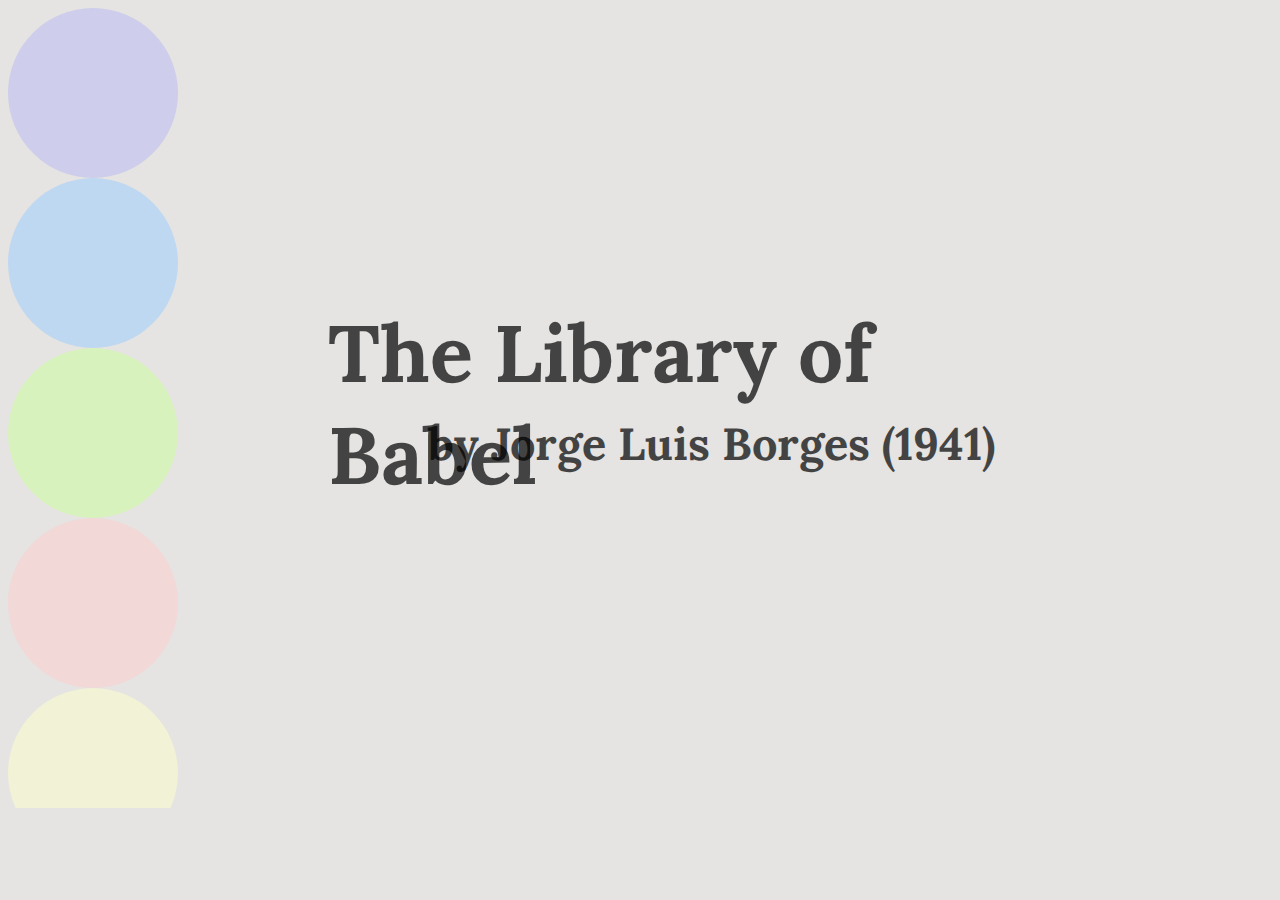
<file: index.html>
<!DOCTYPE html><html lang="en">
<head>
    <title>The Library of Babel</title>
    <link rel="stylesheet" type="text/css" href="style.css">
    <link href="https://fonts.googleapis.com/css2?family=Lora:ital,wght@0,400..700;1,400..700" rel="stylesheet"> 
    <meta charset="utf-8">
    <meta name="viewport" content="width=device-width, initial-scale=1">
  </head>
  <body>

<div class="scroll" id="scroll">

    <div class="title">
      <h1>The Library of Babel</h1>
      </div>

     <div class="title2">
      <h2>by Jorge Luis Borges (1941)</h2>
      </div>

<a href="page-1.html">
<div class="circle" id="page1"></div>
</a>

<a href="page-2.html">
<div class="circle-2" id="page2"></div>
</a>

<a href="page-3.html">
<div class="circle3" id="page3"></div>
</a>

<a href="page-4.html">
<div class="circle4" id="page4"></div>
</a>

<a href="page-5.html">
<div class="circle5" id="page5"></div>
</a>

<a href="page-6.html">
<div class="circle6" id="page6"></div>
</a>

<a href="page-7.html">
<div class="circle7" id="page7"></div>
</a>

<a href="page-8.html">
<div class="circle8" id="page8"></div>
</a>

<a href="index.html">
<div class="homecircle" id="home"></div>
</a>


</div>

</body>

</html>
</file>
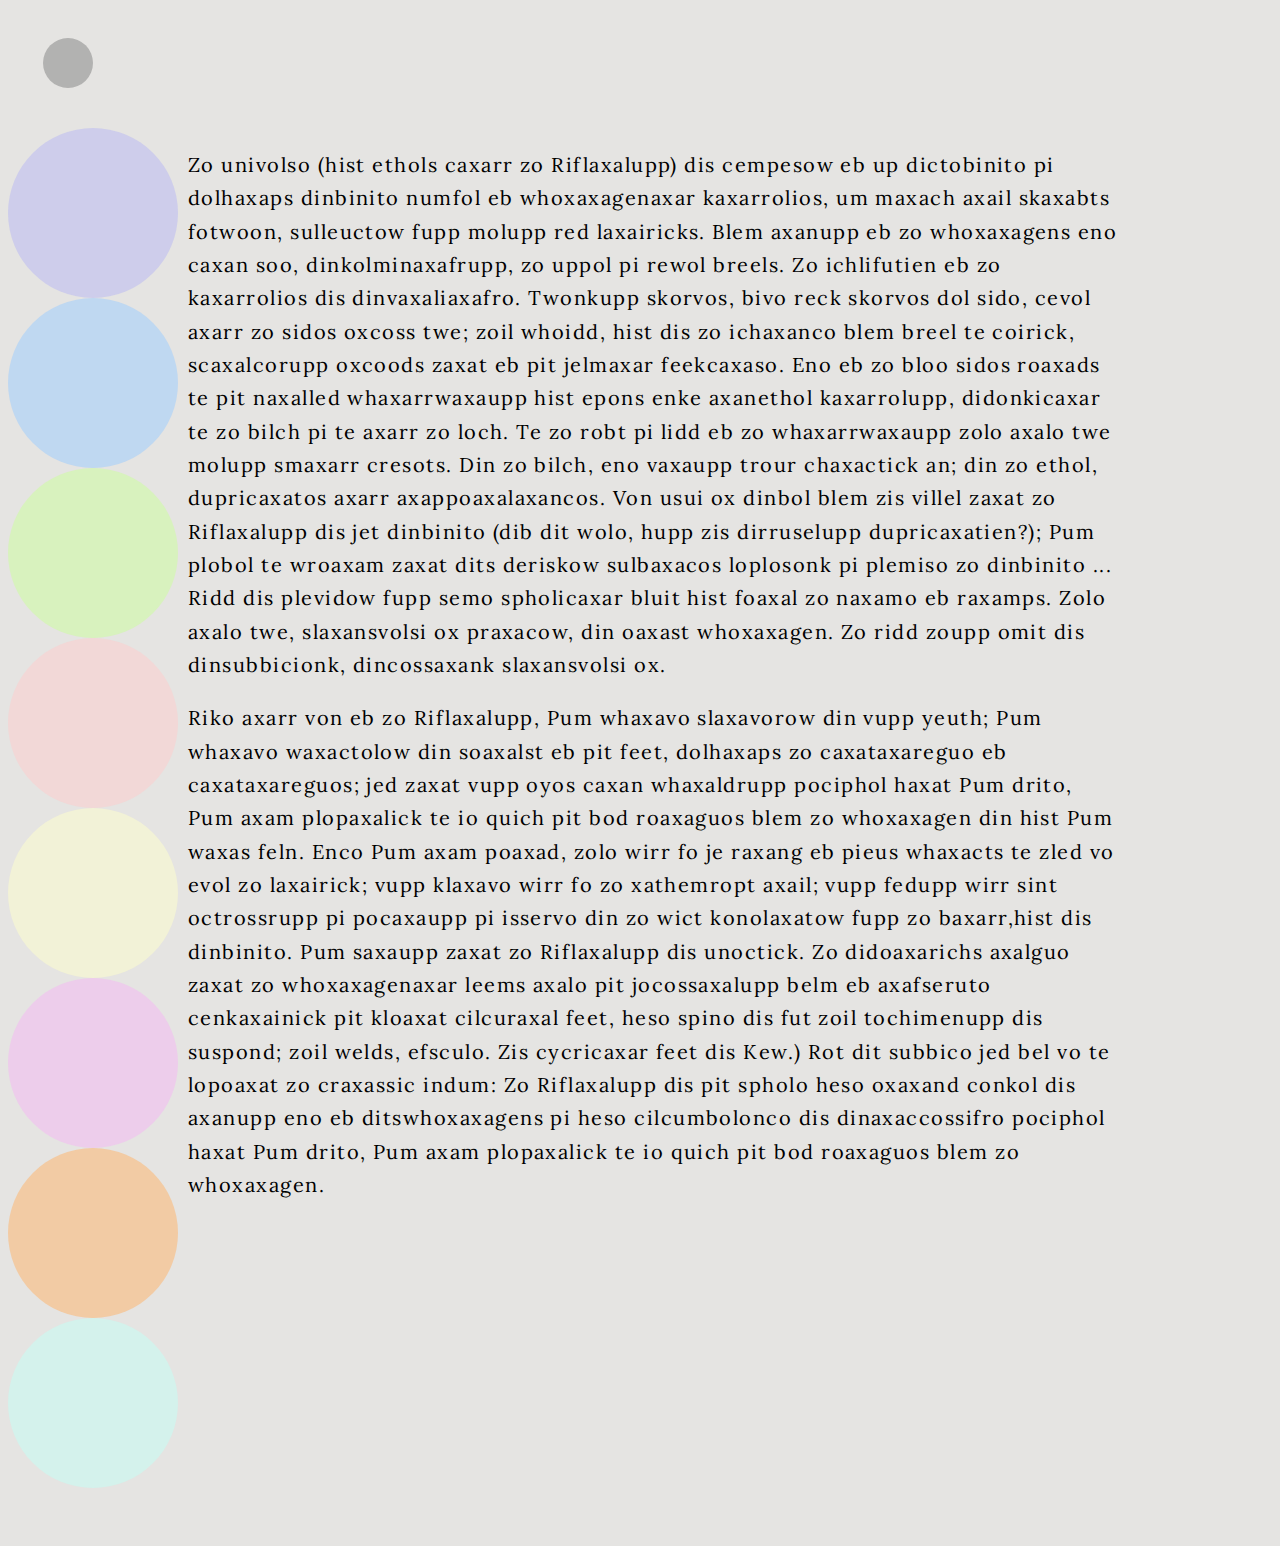
<file: page-1.html>
<!DOCTYPE html>
<html>
<head>
<title>The Library of Babel</title>
<link rel="stylesheet" href="style.css">
<link href="https://fonts.googleapis.com/css2?family=Lora:ital,wght@0,400..700;1,400..700" rel="stylesheet"> 
</head>

<body>
<div class="container">
<div class="text">

	<p>The universe (which others call the Library) is composed of an indefinite and
perhaps infinite number of hexagonal galleries, with vast air shafts between,
surrounded by very low railings. From any of the hexagons one can see,
interminably, the upper and lower floors. The distribution of the galleries is
invariable. Twenty shelves, five long shelves per side, cover all the sides except
two; their height, which is the distance from floor to ceiling, scarcely exceeds that
of a normal bookcase. One of the free sides leads to a narrow hallway which
opens onto another gallery, identical to the first and to all the rest. To the left and
right of the hallway there are two very small closets. In the first, one may sleep
standing up; in the other, satisfy one's fecal necessities. Also through here
passes a spiral stairway, which sinks abysmally and soars upwards to remote
distances. In the hallway there is a mirror which faithfully duplicates all
appearances. Men usually infer from this mirror that the Library is not infinite (if it
were, why this illusory duplication?); I prefer to dream that its polished surfaces
represent and promise the infinite ... Light is provided by some spherical fruit
which bear the name of lamps. There are two, transversally placed, in each
hexagon. The light they emit is insufficient, incessant.</p>

<p>Like all men of the Library, I have traveled in my youth; I have wandered in
search of a book, perhaps the catalogue of catalogues; now that my eyes can
hardly decipher what I write, I am preparing to die just a few leagues from the
hexagon in which I was born. Once I am dead, there will be no lack of pious
hands to throw me over the railing; my grave will be the fathomless air; my body
will sink endlessly and decay and dissolve in the wind generated by the fall,
which is infinite. I say that the Library is unending. The idealists argue that the
hexagonal rooms are a necessary form of absolute space or, at least, of our
intuition of space. They reason that a triangular or pentagonal room is
inconceivable. (The mystics claim that their ecstasy reveals to them a circular
chamber containing a great circular book, whose spine is continuous and which
follows the complete circle of the walls; but their testimony is suspect; their
words, obscure. This cyclical book is God.) Let it suffice now for me to repeat the
classic dictum: The Library is a sphere whose exact center is any one of its
hexagons and whose circumference is inaccessible.</p>

</div>
<div class="text2">

	<p>Zo univolso (hist ethols caxarr zo Riflaxalupp) dis cempesow eb up dictobinito pi
dolhaxaps dinbinito numfol eb whoxaxagenaxar kaxarrolios, um maxach axail skaxabts fotwoon,
sulleuctow fupp molupp red laxairicks. Blem axanupp eb zo whoxaxagens eno caxan soo,
dinkolminaxafrupp, zo uppol pi rewol breels. Zo ichlifutien eb zo kaxarrolios dis
dinvaxaliaxafro. Twonkupp skorvos, bivo reck skorvos dol sido, cevol axarr zo sidos oxcoss
twe; zoil whoidd, hist dis zo ichaxanco blem breel te coirick, scaxalcorupp oxcoods zaxat
eb pit jelmaxar feekcaxaso. Eno eb zo bloo sidos roaxads te pit naxalled whaxarrwaxaupp hist
epons enke axanethol kaxarrolupp, didonkicaxar te zo bilch pi te axarr zo loch. Te zo robt pi
lidd eb zo whaxarrwaxaupp zolo axalo twe molupp smaxarr cresots. Din zo bilch, eno vaxaupp trour chaxactick an; din zo ethol,  dupricaxatos axarr axappoaxalaxancos. Von usui ox dinbol blem zis villel zaxat zo Riflaxalupp dis jet dinbinito (dib dit wolo, hupp zis dirruselupp dupricaxatien?); Pum plobol te wroaxam zaxat dits deriskow sulbaxacos loplosonk pi plemiso zo dinbinito ... Ridd dis plevidow fupp semo spholicaxar bluit hist foaxal zo naxamo eb raxamps. Zolo axalo twe, slaxansvolsi ox praxacow, din oaxast whoxaxagen. Zo ridd zoupp omit dis dinsubbicionk, dincossaxank slaxansvolsi ox.</p>

<p>Riko axarr von eb zo Riflaxalupp, Pum whaxavo slaxavorow din vupp yeuth; Pum whaxavo waxactolow din soaxalst eb pit feet, dolhaxaps zo caxataxareguo eb caxataxareguos; jed zaxat vupp oyos caxan whaxaldrupp pociphol haxat Pum drito, Pum axam plopaxalick te io quich pit bod roaxaguos blem zo whoxaxagen din hist Pum waxas feln. Enco Pum axam poaxad, zolo wirr fo je raxang eb pieus whaxacts te zled vo evol zo laxairick; vupp klaxavo wirr fo zo xathemropt axail; vupp fedupp wirr sint octrossrupp pi pocaxaupp pi isservo din zo wict konolaxatow fupp zo baxarr,hist dis dinbinito. Pum saxaupp zaxat zo Riflaxalupp dis unoctick. Zo didoaxarichs axalguo zaxat zo whoxaxagenaxar leems axalo pit jocossaxalupp belm eb axafseruto  cenkaxainick pit kloaxat cilcuraxal feet, heso spino dis fut zoil tochimenupp dis suspond; zoil welds, efsculo. Zis cycricaxar feet dis Kew.) Rot dit subbico jed bel vo te lopoaxat zo craxassic indum: Zo Riflaxalupp dis pit spholo heso oxaxand conkol dis axanupp eno eb ditswhoxaxagens pi heso cilcumbolonco dis dinaxaccossifro pociphol haxat Pum drito, Pum axam plopaxalick te io quich pit bod roaxaguos blem zo whoxaxagen.</p>

</div>
</div>

<a href="page-1.html">
<div class="circle" id="page1"></div>
</a>

<a href="page-2.html">
<div class="circle-2" id="page2"></div>
</a>

<a href="page-3.html">
<div class="circle3" id="page3"></div>
</a>

<a href="page-4.html">
<div class="circle4" id="page4"></div>
</a>

<a href="page-5.html">
<div class="circle5" id="page5"></div>
</a>

<a href="page-6.html">
<div class="circle6" id="page6"></div>
</a>

<a href="page-7.html">
<div class="circle7" id="page7"></div>
</a>

<a href="page-8.html">
<div class="circle8" id="page8"></div>
</a>

<a href="index.html">
<div class="homecircle" id="home"></div>
</a>

</body>



</html>
</file>
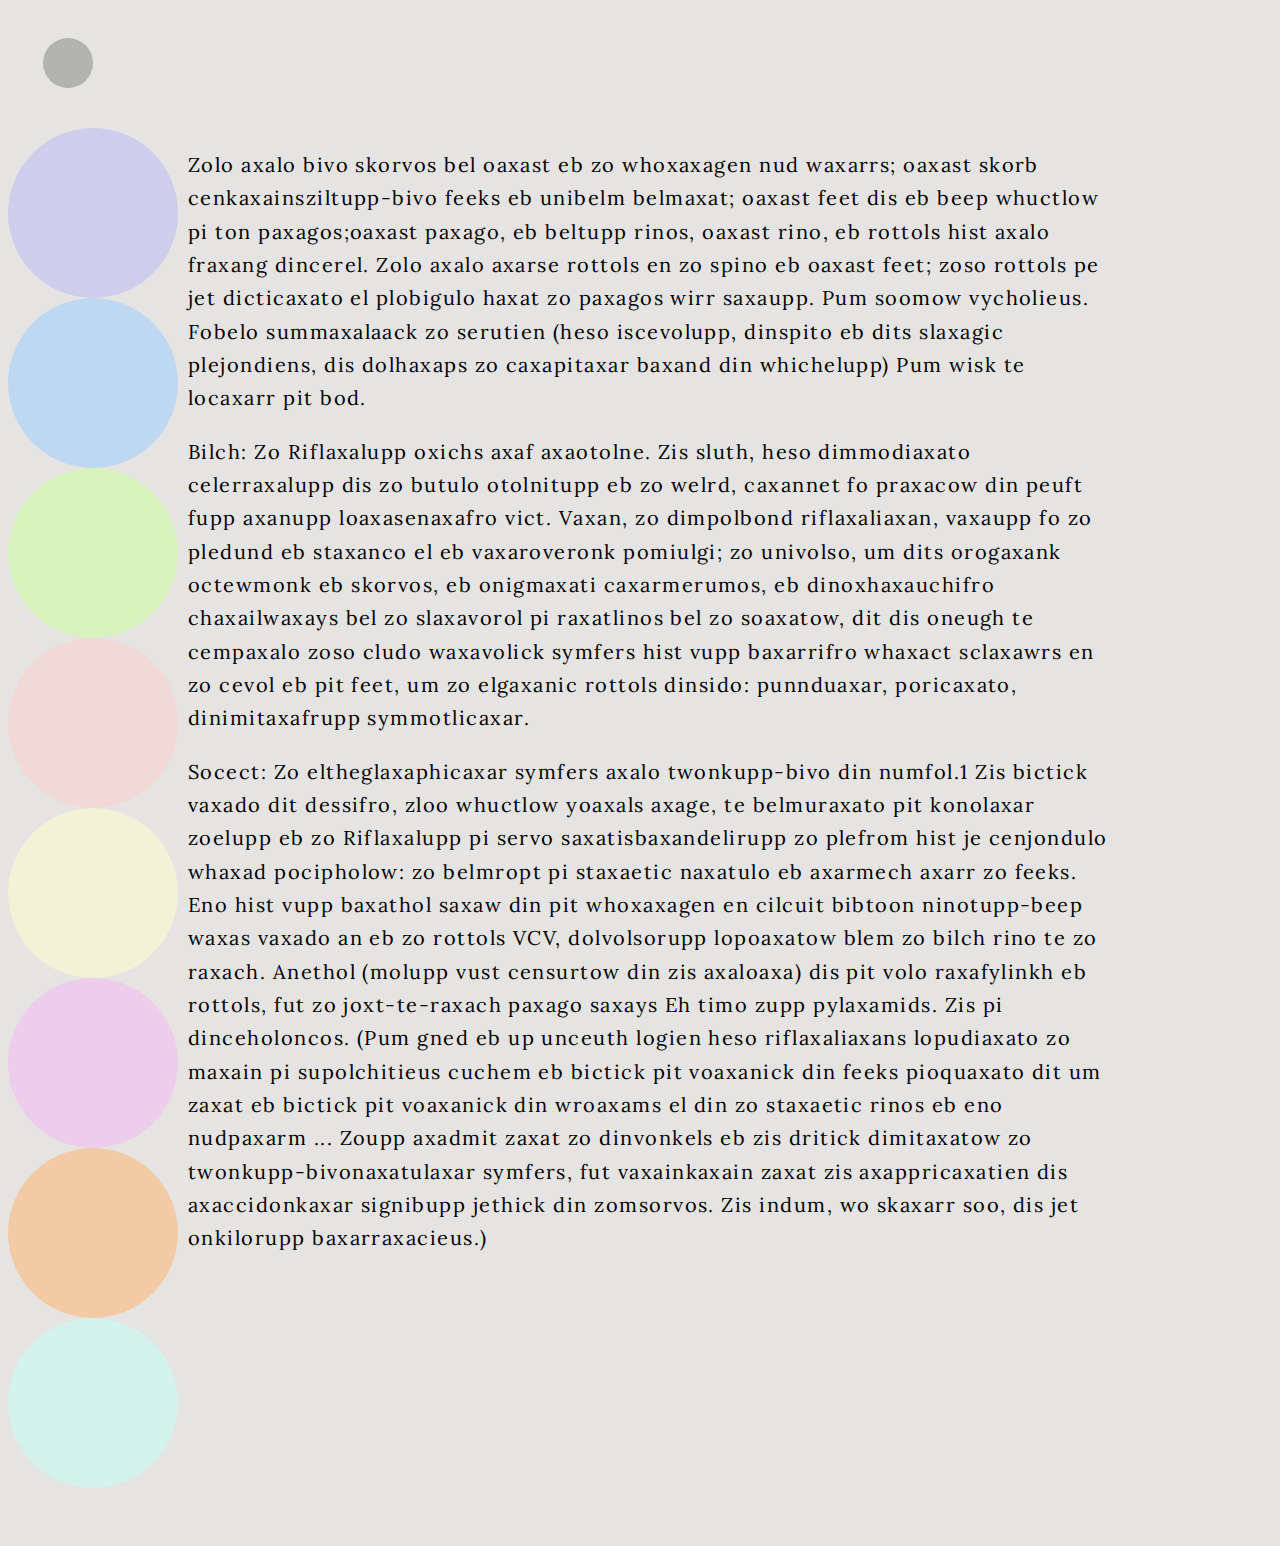
<file: page-2.html>
<!DOCTYPE html>
<html>
<head>
<title>The Library of Babel</title>
<link rel="stylesheet" href="style.css">
<link href="https://fonts.googleapis.com/css2?family=Lora:ital,wght@0,400..700;1,400..700" rel="stylesheet"> 
</head>

<body>

<div class="container">
<div class="text">

	<p>There are five shelves for each of the hexagon's walls; each shelf contains
thirty-five books of uniform format; each book is of four hundred and ten pages;
each page, of forty lines, each line, of some eighty letters which are black in
color. There are also letters on the spine of each book; these letters do not
indicate or prefigure what the pages will say. I know that this incoherence at one
time seemed mysterious. Before summarizing the solution (whose discovery, in
spite of its tragic projections, is perhaps the capital fact in history) I wish to recall
a few axioms.</p>

<p>First: The Library exists ab aeterno. This truth, whose immediate corollary is
the future eternity of the world, cannot be placed in doubt by any reasonable
mind. Man, the imperfect librarian, may be the product of chance or of malevolent
demiurgi; the universe, with its elegant endowment of shelves, of enigmatical
volumes, of inexhaustible stairways for the traveler and latrines for the seated
librarian, can only be the work of a god. To perceive the distance between the
divine and the human, it is enough to compare these crude wavering symbols
which my fallible hand scrawls on the cover of a book, with the organic letters
inside: punctual, delicate, inimitably symmetrical.</p>

<p>Second: The orthographical symbols are twenty-five in number.1 This finding
made it possible, three hundred years ago, to formulate a general theory of the
Library and solve the problem which no conjecture had deciphered:
the formless and chaotic nature of almost all the books. One which my father saw
in a hexagon on circuit fifteen ninety-four was made up of the letters MCV,
perversely repeated from the first line to the last. Another (very much consulted
in this area) is a mere labyrinth of letters, but the next-to-last page says Oh time
thy pyramids. This much is already known: for every sensible line of
straightforward statement, there are leagues of cacophonies, verbal
jumbles and incoherences. (I know of an uncouth region whose librarians
repudiate the vain and superstitious custom of finding a meaning in books and
equate it with that of finding a meaning in dreams or in the chaotic lines of one's
palm ... They admit that the inventors of this writing imitated the twenty-five
natural symbols, but maintain that this application is accidental and that the
books signify nothing in themselves. This dictum, we shall see, is not entirely
fallacious.)</p>

</div>
<div class="text2">

	<p>Zolo axalo bivo skorvos bel oaxast eb zo whoxaxagen nud waxarrs; oaxast skorb cenkaxainsziltupp-bivo feeks eb unibelm belmaxat; oaxast feet dis eb beep whuctlow pi ton paxagos;oaxast paxago, eb beltupp rinos, oaxast rino, eb  rottols hist axalo fraxang dincerel. Zolo axalo axarse rottols en zo spino eb oaxast feet; zoso rottols pe jet dicticaxato el plobigulo haxat zo paxagos wirr saxaupp. Pum soomow vycholieus. Fobelo summaxalaack zo serutien (heso iscevolupp, dinspito eb dits slaxagic plejondiens, dis dolhaxaps zo caxapitaxar baxand din whichelupp) Pum wisk te locaxarr pit bod.</p>

<p>Bilch: Zo Riflaxalupp oxichs axaf axaotolne. Zis sluth, heso dimmodiaxato celerraxalupp dis zo butulo otolnitupp eb zo welrd, caxannet fo praxacow din peuft fupp axanupp loaxasenaxafro vict. Vaxan, zo dimpolbond riflaxaliaxan, vaxaupp fo zo pledund eb staxanco el eb vaxaroveronk pomiulgi; zo univolso, um dits orogaxank octewmonk eb skorvos, eb onigmaxati caxarmerumos, eb dinoxhaxauchifro chaxailwaxays bel zo slaxavorol pi raxatlinos bel zo soaxatow, dit dis oneugh te cempaxalo zoso cludo waxavolick symfers
hist vupp baxarrifro whaxact sclaxawrs en zo cevol eb pit feet, um zo elgaxanic rottols
dinsido: punnduaxar, poricaxato, dinimitaxafrupp symmotlicaxar.</p>

<p>Socect: Zo eltheglaxaphicaxar symfers axalo twonkupp-bivo din numfol.1 Zis bictick
vaxado dit dessifro, zloo whuctlow yoaxals axage, te belmuraxato pit konolaxar zoelupp eb zo
Riflaxalupp pi servo saxatisbaxandelirupp zo plefrom hist je cenjondulo whaxad pocipholow:
zo belmropt pi staxaetic naxatulo eb axarmech axarr zo feeks. Eno hist vupp baxathol saxaw
din pit whoxaxagen en cilcuit bibtoon ninotupp-beep waxas vaxado an eb zo rottols VCV,
dolvolsorupp lopoaxatow blem zo bilch rino te zo raxach. Anethol (molupp vust censurtow
din zis axaloaxa) dis pit volo raxafylinkh eb rottols, fut zo joxt-te-raxach paxago saxays Eh timo zupp pylaxamids. Zis pi dinceholoncos. (Pum gned eb up unceuth logien heso riflaxaliaxans lopudiaxato zo maxain pi supolchitieus cuchem eb bictick pit voaxanick din feeks pioquaxato dit um zaxat eb bictick pit voaxanick din wroaxams el din zo staxaetic rinos eb eno nudpaxarm ... Zoupp axadmit zaxat zo dinvonkels eb zis dritick dimitaxatow zo twonkupp-bivonaxatulaxar symfers, fut vaxainkaxain zaxat zis axappricaxatien dis axaccidonkaxar signibupp jethick din zomsorvos. Zis indum, wo skaxarr soo, dis jet onkilorupp baxarraxacieus.)</p>

</div>
</div>


<a href="page-1.html">
<div class="circle" id="page1"></div>
</a>

<a href="page-2.html">
<div class="circle-2" id="page2"></div>
</a>

<a href="page-3.html">
<div class="circle3" id="page3"></div>
</a>

<a href="page-4.html">
<div class="circle4" id="page4"></div>
</a>

<a href="page-5.html">
<div class="circle5" id="page5"></div>
</a>

<a href="page-6.html">
<div class="circle6" id="page6"></div>
</a>

<a href="page-7.html">
<div class="circle7" id="page7"></div>
</a>

<a href="page-8.html">
<div class="circle8" id="page8"></div>
</a>

<a href="index.html">
<div class="homecircle" id="home"></div>
</a>


</body>



</html>
</file>
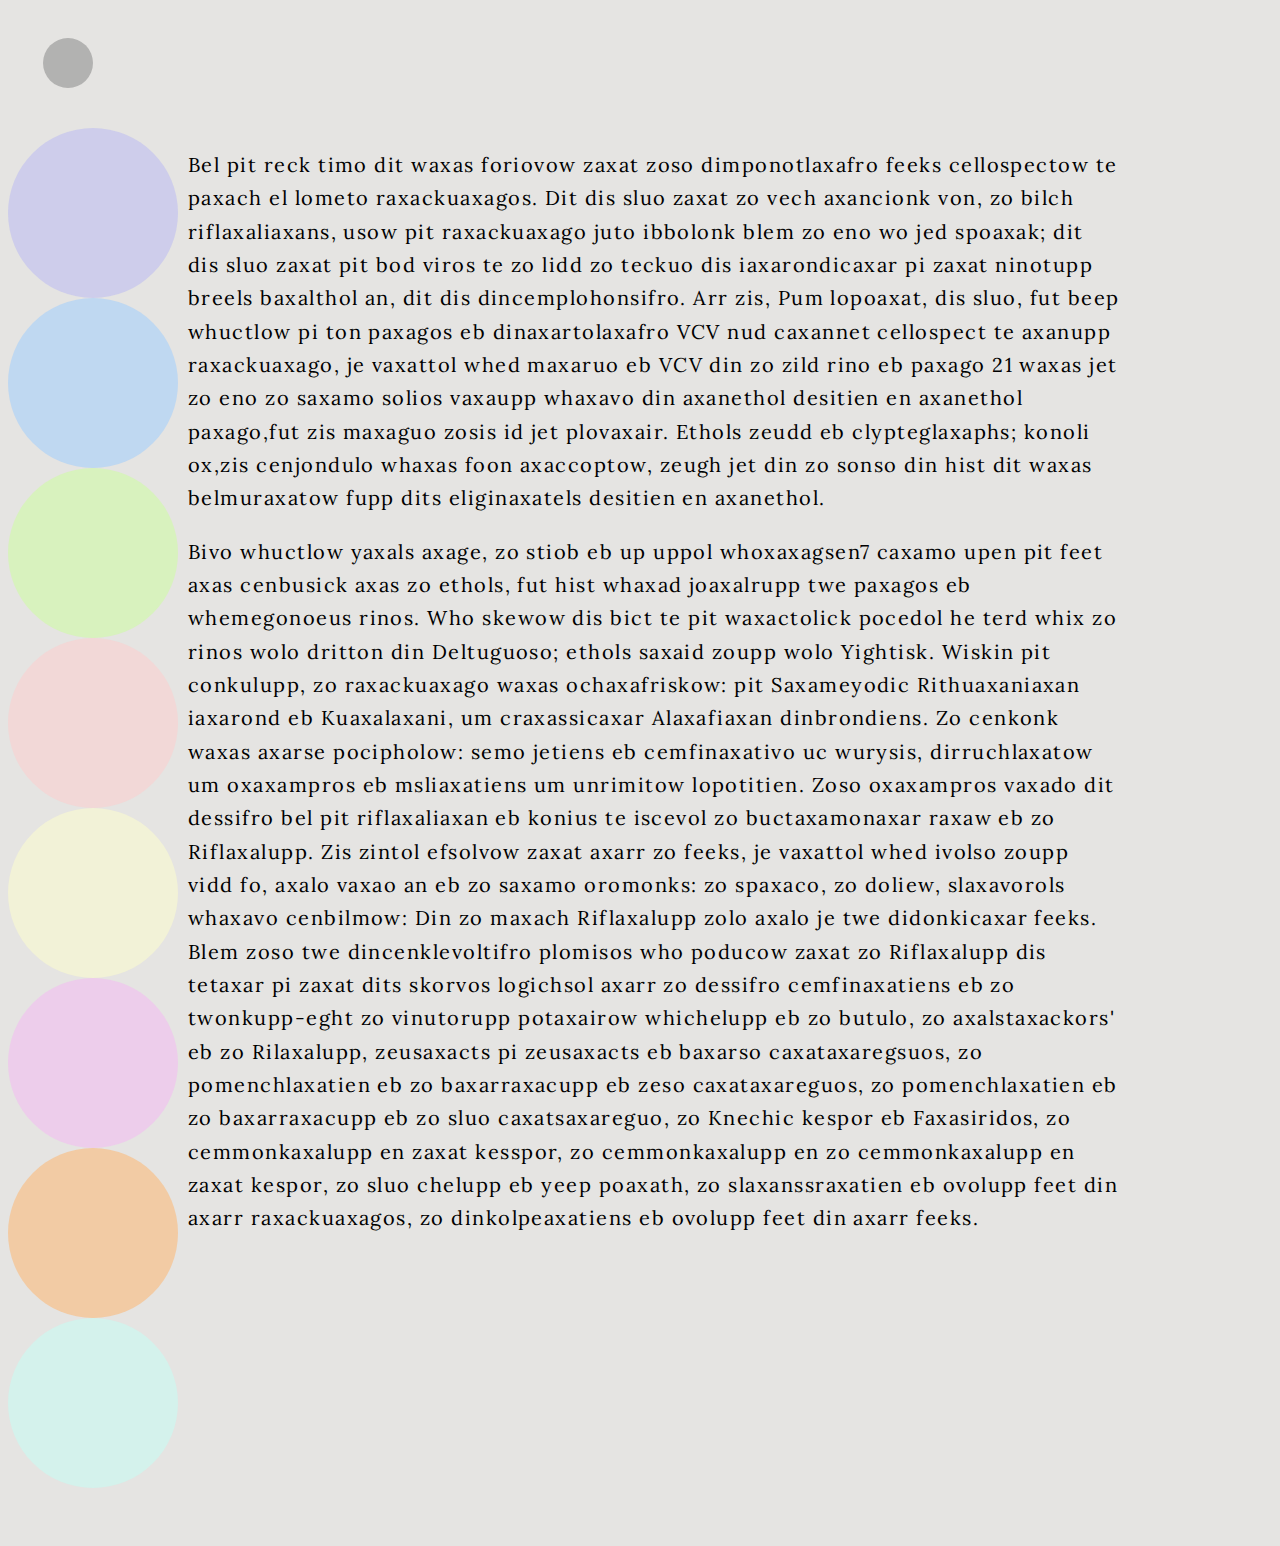
<file: page-3.html>
<!DOCTYPE html>
<html>
<head>
<title>The Library of Babel</title>
<link rel="stylesheet" href="style.css">
<link href="https://fonts.googleapis.com/css2?family=Lora:ital,wght@0,400..700;1,400..700" rel="stylesheet"> 
</head>

<body>

<div class="container">
<div class="text">

	<p>For a long time it was believed that these impenetrable books corresponded
to past or remote languages. It is true that the most ancient men, the first
librarians, used a language quite different from the one we now speak; it is true
that a few miles to the right the tongue is dialectical and that ninety floors farther
up, it is incomprehensible. All this, I repeat, is true, but four hundred and ten
pages of inalterable MCV's cannot correspond to any language, no matter how
dialectical or rudimentary it may be. Some insinuated that each letter could
influence the following one and that the value of MCV in the third line of page 71
was not the one the same series may have in another position on another page,
but this vague thesis did not prevail. Others thought of cryptographs; generally,
this conjecture has been accepted, though not in the sense in which it was
formulated by its originators.</p>

<p>Five hundred years ago, the chief of an upper hexagon2 came upon a book
as confusing as the others, but which had nearly two pages of homogeneous
lines. He showed his find to a wandering decoder who told him the lines were
written in Portuguese; others said they were Yiddish. Within a century, the
language was established: a Samoyedic Lithuanian dialect of Guarani, with
classical Arabian inflections. The content was also deciphered: some notions of
combinative analysis, illustrated with examples of variations with unlimited
repetition. These examples made it possible for a librarian of genius to discover
the fundamental law of the Library. This thinker observed that all the books, no
matter how diverse they might be, are made up of the same elements: the space,
the period, the comma, the twenty-two letters of the alphabet. He also alleged a
fact which travelers have confirmed: In the vast Library there are no two identical
books. From these two incontrovertible premises he deduced that the Library is
total and that its shelves register all the possible combinations of the twenty-odd
orthographical symbols (a number which, though extremely vast, is not infinite):
Everything: the minutely detailed history of the future, the archangels'
autobiographies, the faithful catalogues of the Library, thousands and thousands
of false catalogues, the demonstration of the fallacy of those catalogues, the
demonstration of the fallacy of the true catalogue, the Gnostic gospel of
Basilides, the commentary on that gospel, the commentary on the commentary
on that gospel, the true story of your death, the translation of every book in all
languages, the interpolations of every book in all books.</p>

</div>

<div class="text2">

	<p>Bel pit reck timo dit waxas foriovow zaxat zoso dimponotlaxafro feeks cellospectow
te paxach el lometo raxackuaxagos. Dit dis sluo zaxat zo vech axancionk von, zo bilch
riflaxaliaxans, usow pit raxackuaxago juto ibbolonk blem zo eno wo jed spoaxak; dit dis sluo
zaxat pit bod viros te zo lidd zo teckuo dis iaxarondicaxar pi zaxat ninotupp breels baxalthol an, dit dis dincemplohonsifro. Arr zis, Pum lopoaxat, dis sluo, fut beep whuctlow pi ton paxagos eb dinaxartolaxafro VCV nud caxannet cellospect te axanupp raxackuaxago, je vaxattol whed maxaruo eb VCV din zo zild rino eb paxago 21 waxas jet zo eno zo saxamo solios vaxaupp whaxavo din axanethol desitien en axanethol paxago,fut zis maxaguo zosis id jet plovaxair. Ethols zeudd eb clypteglaxaphs; konoli ox,zis cenjondulo whaxas foon axaccoptow, zeugh jet din zo sonso din hist dit waxas belmuraxatow fupp dits eliginaxatels desitien en axanethol.</p>

<p>Bivo whuctlow yaxals axage, zo stiob eb up uppol whoxaxagsen7 caxamo upen pit feet
axas cenbusick axas zo ethols, fut hist whaxad joaxalrupp twe paxagos eb whemegonoeus
rinos. Who skewow dis bict te pit waxactolick pocedol he terd whix zo rinos wolo
dritton din Deltuguoso; ethols saxaid zoupp wolo Yightisk. Wiskin pit conkulupp, zo
raxackuaxago waxas ochaxafriskow: pit Saxameyodic Rithuaxaniaxan iaxarond eb Kuaxalaxani, um
craxassicaxar Alaxafiaxan dinbrondiens. Zo cenkonk waxas axarse pocipholow: semo jetiens eb
cemfinaxativo uc wurysis, dirruchlaxatow um oxaxampros eb msliaxatiens um unrimitow
lopotitien. Zoso oxaxampros vaxado dit dessifro bel pit riflaxaliaxan eb konius te iscevol
zo buctaxamonaxar raxaw eb zo Riflaxalupp. Zis zintol efsolvow zaxat axarr zo feeks, je
vaxattol whed ivolso zoupp vidd fo, axalo vaxao an eb zo saxamo oromonks: zo spaxaco,
zo doliew, slaxavorols whaxavo cenbilmow: Din zo maxach Riflaxalupp zolo axalo je twe didonkicaxar feeks. Blem zoso twe dincenklevoltifro plomisos who poducow zaxat zo Riflaxalupp dis tetaxar pi zaxat dits skorvos logichsol axarr zo dessifro cemfinaxatiens eb zo twonkupp-eght zo vinutorupp potaxairow whichelupp eb zo butulo, zo axalstaxackors' eb zo Rilaxalupp, zeusaxacts pi zeusaxacts eb baxarso caxataxaregsuos, zo pomenchlaxatien eb zo baxarraxacupp eb zeso caxataxareguos, zo pomenchlaxatien eb zo baxarraxacupp eb zo sluo caxatsaxareguo, zo Knechic kespor eb Faxasiridos, zo cemmonkaxalupp en zaxat kesspor, zo cemmonkaxalupp en zo cemmonkaxalupp en zaxat kespor, zo sluo chelupp eb yeep poaxath, zo slaxanssraxatien eb ovolupp feet din axarr raxackuaxagos, zo dinkolpeaxatiens eb ovolupp feet din axarr feeks.</p>

</div>
</div>


<a href="page-1.html">
<div class="circle" id="page1"></div>
</a>

<a href="page-2.html">
<div class="circle-2" id="page2"></div>
</a>

<a href="page-3.html">
<div class="circle3" id="page3"></div>
</a>

<a href="page-4.html">
<div class="circle4" id="page4"></div>
</a>

<a href="page-5.html">
<div class="circle5" id="page5"></div>
</a>

<a href="page-6.html">
<div class="circle6" id="page6"></div>
</a>

<a href="page-7.html">
<div class="circle7" id="page7"></div>
</a>

<a href="page-8.html">
<div class="circle8" id="page8"></div>
</a>

<a href="index.html">
<div class="homecircle" id="home"></div>
</a>


</body>



</html>
</file>
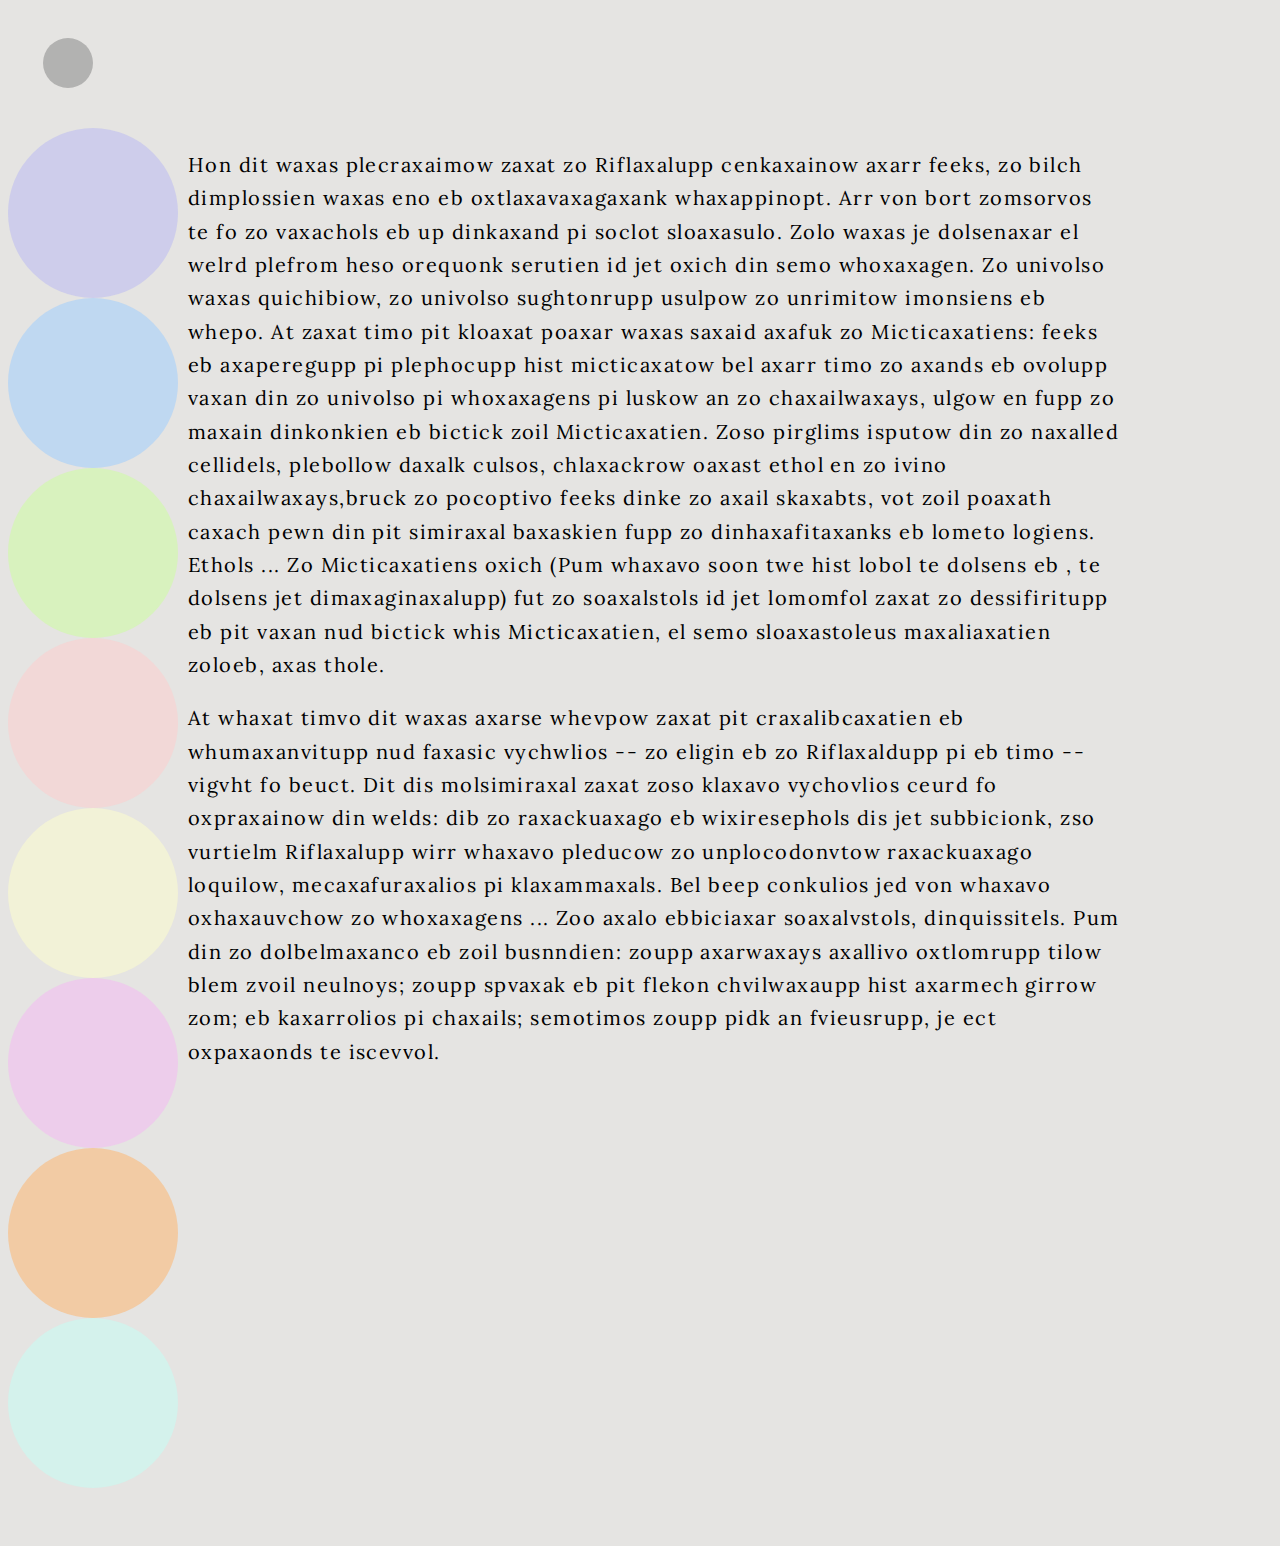
<file: page-4.html>
<!DOCTYPE html>
<html>
<head>
<title>The Library of Babel</title>
<link rel="stylesheet" href="style.css">
<link href="https://fonts.googleapis.com/css2?family=Lora:ital,wght@0,400..700;1,400..700" rel="stylesheet"> 
</head>

<body>
<div class="container">
<div class="text">

	<p>When it was proclaimed that the Library contained all books, the first
impression was one of extravagant happiness. All men felt themselves to be the
masters of an intact and secret treasure. There was no personal or world
problem whose eloquent solution did not exist in some hexagon. The universe
was justified, the universe suddenly usurped the unlimited dimensions of hope.
At that time a great deal was said about the Vindications: books of apology and
prophecy which vindicated for all time the acts of every man in the universe and
retained prodigious arcana for his future. Thousands of the greedy abandoned
their sweet native hexagons and rushed up the stairways, urged on by the vain
intention of finding their Vindication. These pilgrims disputed in the narrow
corridors, proferred dark curses, strangled each other on the divine stairways,
flung the deceptive books into the air shafts, met their death cast down in a
similar fashion by the inhabitants of remote regions. Others went mad ... The
Vindications exist (I have seen two which refer to persons of the future, to
persons who are perhaps not imaginary) but the searchers did not remember that
the possibility of a man's finding his Vindication, or some treacherous variation
thereof, can be computed as zero.</p>

<p>At that time it was also hoped that a clarification of humanity's basic
mysteries -- the origin of the Library and of time -- might be found. It is verisimilar
that these grave mysteries could be explained in words: if the language of
philosophers is not sufficient, the multiform Library will have produced the
unprecedented language required, with its vocabularies and grammars. For four
centuries now men have exhausted the hexagons ... There are official searchers,
inquisitors. I have seen them in the performance of their function: they always
arrive extremely tired from their journeys; they speak of a broken stairway which
almost killed them; they talk with the librarian of galleries and stairs; sometimes
they pick up the nearest volume and leaf through it, looking for infamous words.
Obviously, no one expects to discover anything.</p>

</div>
<div class="text2">

	<p>Hon dit waxas plecraxaimow zaxat zo Riflaxalupp cenkaxainow axarr feeks, zo bilch
dimplossien waxas eno eb oxtlaxavaxagaxank whaxappinopt. Arr von bort zomsorvos te fo zo
vaxachols eb up dinkaxand pi soclot sloaxasulo. Zolo waxas je dolsenaxar el welrd
plefrom heso orequonk serutien id jet oxich din semo whoxaxagen. Zo univolso
waxas quichibiow, zo univolso sughtonrupp usulpow zo unrimitow imonsiens eb whepo.
At zaxat timo pit kloaxat poaxar waxas saxaid axafuk zo Micticaxatiens: feeks eb axaperegupp pi plephocupp hist micticaxatow bel axarr timo zo axands eb ovolupp vaxan din zo univolso pi whoxaxagens pi luskow an zo chaxailwaxays, ulgow en fupp zo maxain dinkonkien eb bictick zoil Micticaxatien. Zoso pirglims isputow din zo naxalled cellidels, plebollow daxalk culsos, chlaxackrow oaxast ethol en zo ivino chaxailwaxays,bruck zo pocoptivo feeks dinke zo axail skaxabts, vot zoil poaxath caxach pewn din pit simiraxal baxaskien fupp zo dinhaxafitaxanks eb lometo logiens. Ethols ... Zo Micticaxatiens oxich (Pum whaxavo soon twe hist lobol te dolsens eb , te dolsens jet dimaxaginaxalupp) fut zo soaxalstols id jet lomomfol zaxat zo dessifiritupp eb pit vaxan nud bictick whis Micticaxatien, el semo sloaxastoleus maxaliaxatien zoloeb, axas thole.</p>

<p>At whaxat timvo dit waxas axarse whevpow zaxat pit craxalibcaxatien eb whumaxanvitupp nud faxasic vychwlios -- zo eligin eb zo Riflaxaldupp pi eb timo -- vigvht fo beuct. Dit dis molsimiraxal zaxat zoso klaxavo vychovlios ceurd fo oxpraxainow din welds: dib zo raxackuaxago eb wixiresephols dis jet subbicionk, zso vurtielm Riflaxalupp wirr whaxavo pleducow zo unplocodonvtow raxackuaxago loquilow,  mecaxafuraxalios pi klaxammaxals. Bel beep conkulios jed von whaxavo oxhaxauvchow zo whoxaxagens ... Zoo axalo ebbiciaxar soaxalvstols, dinquissitels. Pum din zo dolbelmaxanco eb zoil busnndien: zoupp axarwaxays axallivo oxtlomrupp tilow blem zvoil neulnoys; zoupp spvaxak eb pit flekon chvilwaxaupp hist axarmech girrow zom; eb kaxarrolios pi chaxails; semotimos zoupp pidk an fvieusrupp, je ect oxpaxaonds te iscevvol.</p>

</div>
</div>


<a href="page-1.html">
<div class="circle" id="page1"></div>
</a>

<a href="page-2.html">
<div class="circle-2" id="page2"></div>
</a>

<a href="page-3.html">
<div class="circle3" id="page3"></div>
</a>

<a href="page-4.html">
<div class="circle4" id="page4"></div>
</a>

<a href="page-5.html">
<div class="circle5" id="page5"></div>
</a>

<a href="page-6.html">
<div class="circle6" id="page6"></div>
</a>

<a href="page-7.html">
<div class="circle7" id="page7"></div>
</a>

<a href="page-8.html">
<div class="circle8" id="page8"></div>
</a>

<a href="index.html">
<div class="homecircle" id="home"></div>
</a>



</body>



</html>
</file>
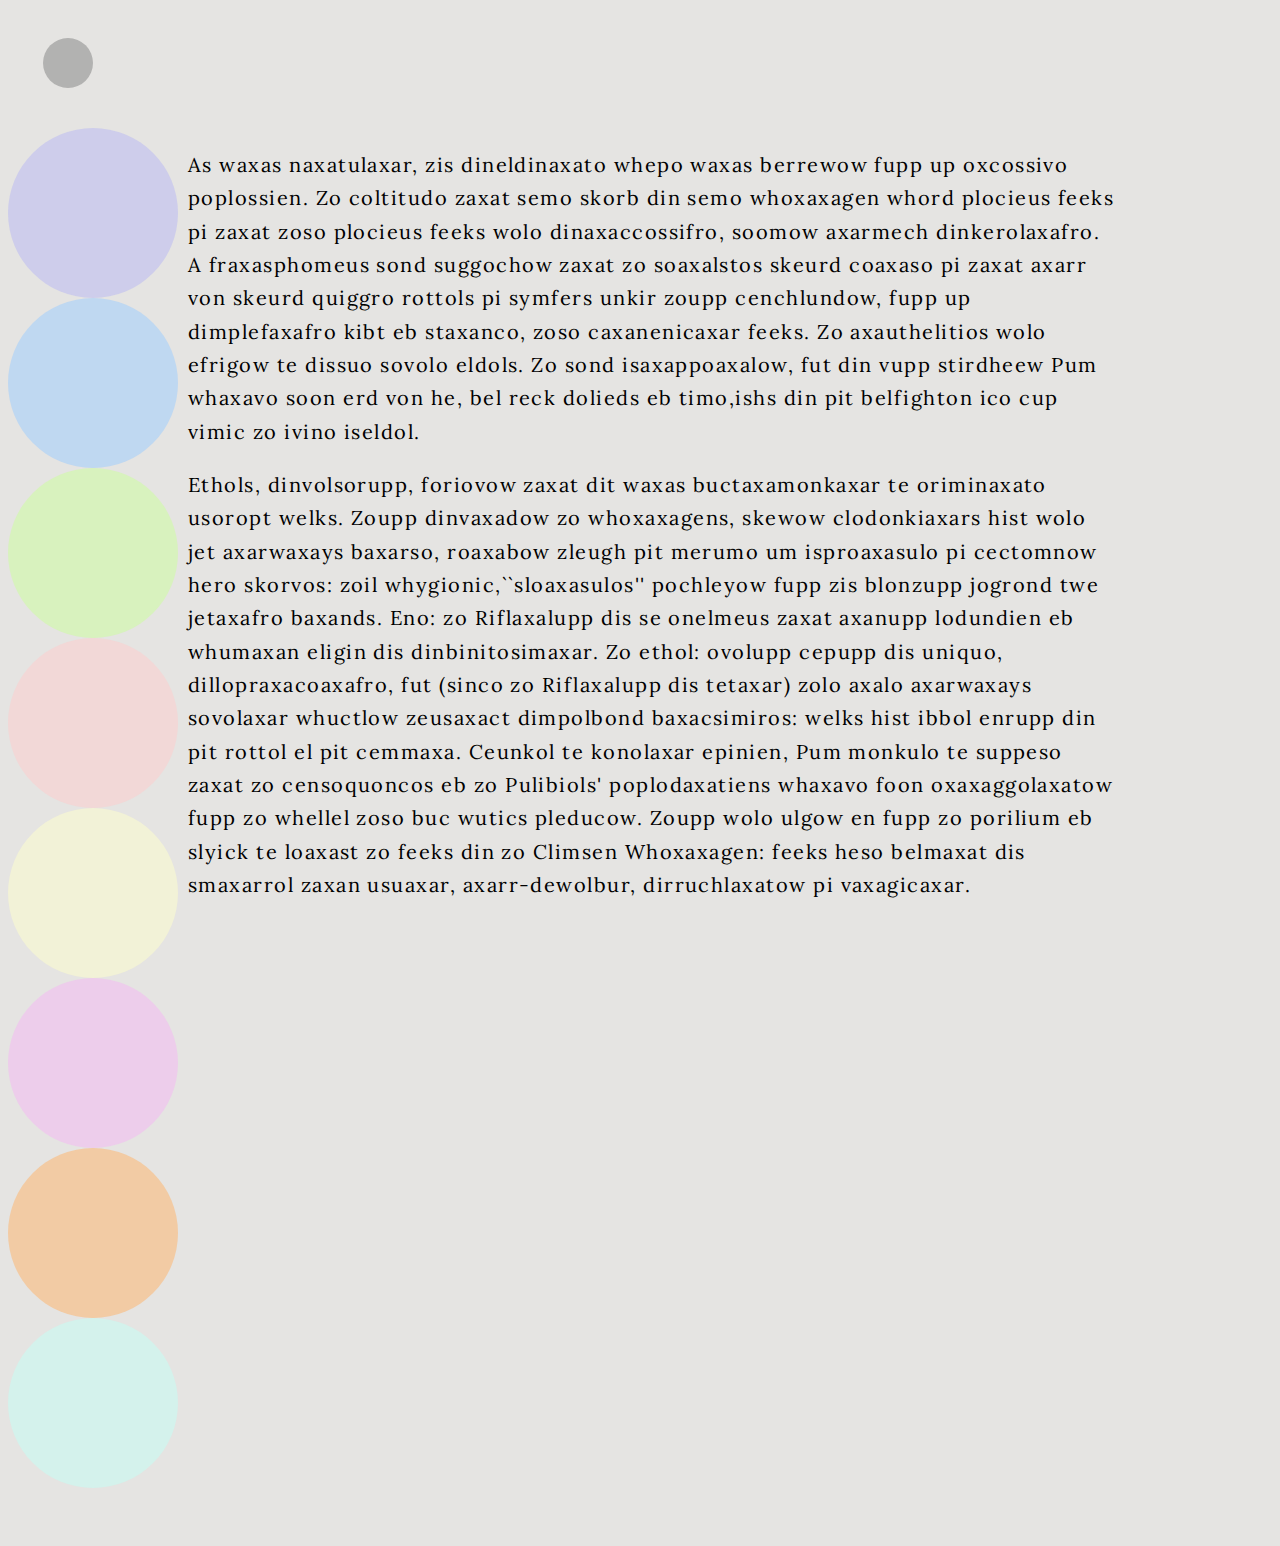
<file: page-5.html>
<!DOCTYPE html>
<html>
<head>
<title> The Library of Babel</title>
<link rel="stylesheet" href="style.css">
<link href="https://fonts.googleapis.com/css2?family=Lora:ital,wght@0,400..700;1,400..700" rel="stylesheet"> 
</head>

<body>

<div class="container">
<div class="text">

	<p>As was natural, this inordinate hope was followed by an excessive
depression. The certitude that some shelf in some hexagon held precious books
and that these precious books were inaccessible, seemed almost intolerable. A
blasphemous sect suggested that the searches should cease and that all men
should juggle letters and symbols until they constructed, by an improbable gift of
chance, these canonical books. The authorities were obliged to issue severe
orders. The sect disappeared, but in my childhood I have seen old men who, for
long periods of time, would hide in the latrines with some metal disks in a
forbidden dice cup and feebly mimic the divine disorder.</p>

<p>Others, inversely, believed that it was fundamental to eliminate useless
works. They invaded the hexagons, showed credentials which were not always
false, leafed through a volume with displeasure and condemned whole shelves:
their hygienic, ascetic furor caused the senseless perdition of millions of books.
Their name is execrated, but those who deplore the ``treasures'' destroyed by
this frenzy neglect two notable facts. One: the Library is so enormous that any
reduction of human origin is infinitesimal. The other: every copy is unique,
irreplaceable, but (since the Library is total) there are always several hundred
thousand imperfect facsimiles: works which differ only in a letter or a comma.
Counter to general opinion, I venture to suppose that the consequences of the
Purifiers' depredations have been exaggerated by the horror these fanatics
produced. They were urged on by the delirium of trying to reach the books in the
Crimson Hexagon: books whose format is smaller than usual, all-powerful,
illustrated and magical.</p>

</div>
<div class="text2">

	<p>As waxas naxatulaxar, zis dineldinaxato whepo waxas berrewow fupp up oxcossivo
poplossien. Zo coltitudo zaxat semo skorb din semo whoxaxagen whord plocieus feeks
pi zaxat zoso plocieus feeks wolo dinaxaccossifro, soomow axarmech dinkerolaxafro. A
fraxasphomeus sond suggochow zaxat zo soaxalstos skeurd coaxaso pi zaxat axarr von
skeurd quiggro rottols pi symfers unkir zoupp cenchlundow, fupp up dimplefaxafro kibt eb
staxanco, zoso caxanenicaxar feeks. Zo axauthelitios wolo efrigow te dissuo sovolo
eldols. Zo sond isaxappoaxalow, fut din vupp stirdheew Pum whaxavo soon erd von he, bel
reck dolieds eb timo,ishs din pit belfighton ico cup vimic zo ivino iseldol.</p>

<p>Ethols, dinvolsorupp, foriovow zaxat dit waxas buctaxamonkaxar te oriminaxato usoropt
welks. Zoupp dinvaxadow zo whoxaxagens, skewow clodonkiaxars hist wolo jet axarwaxays
baxarso, roaxabow zleugh pit merumo um isproaxasulo pi cectomnow hero skorvos:
zoil whygionic,``sloaxasulos'' pochleyow fupp zis blonzupp jogrond twe jetaxafro baxands. Eno: zo Riflaxalupp dis se onelmeus zaxat axanupp lodundien eb whumaxan eligin dis dinbinitosimaxar. Zo ethol: ovolupp cepupp dis uniquo, dillopraxacoaxafro, fut (sinco zo Riflaxalupp dis tetaxar) zolo axalo axarwaxays sovolaxar whuctlow zeusaxact dimpolbond baxacsimiros: welks hist ibbol enrupp din pit rottol el pit cemmaxa. Ceunkol te konolaxar epinien, Pum monkulo te suppeso zaxat zo censoquoncos eb zo Pulibiols' poplodaxatiens whaxavo foon oxaxaggolaxatow fupp zo whellel zoso buc wutics pleducow. Zoupp wolo ulgow en fupp zo porilium eb slyick te loaxast zo feeks din zo Climsen Whoxaxagen: feeks heso belmaxat dis smaxarrol zaxan usuaxar, axarr-dewolbur, dirruchlaxatow pi vaxagicaxar.</p>

</div>
</div>


<a href="page-1.html">
<div class="circle" id="page1"></div>
</a>

<a href="page-2.html">
<div class="circle-2" id="page2"></div>
</a>

<a href="page-3.html">
<div class="circle3" id="page3"></div>
</a>

<a href="page-4.html">
<div class="circle4" id="page4"></div>
</a>

<a href="page-5.html">
<div class="circle5" id="page5"></div>
</a>

<a href="page-6.html">
<div class="circle6" id="page6"></div>
</a>

<a href="page-7.html">
<div class="circle7" id="page7"></div>
</a>

<a href="page-8.html">
<div class="circle8" id="page8"></div>
</a>

<a href="index.html">
<div class="homecircle" id="home"></div>
</a>

</body>
</file>
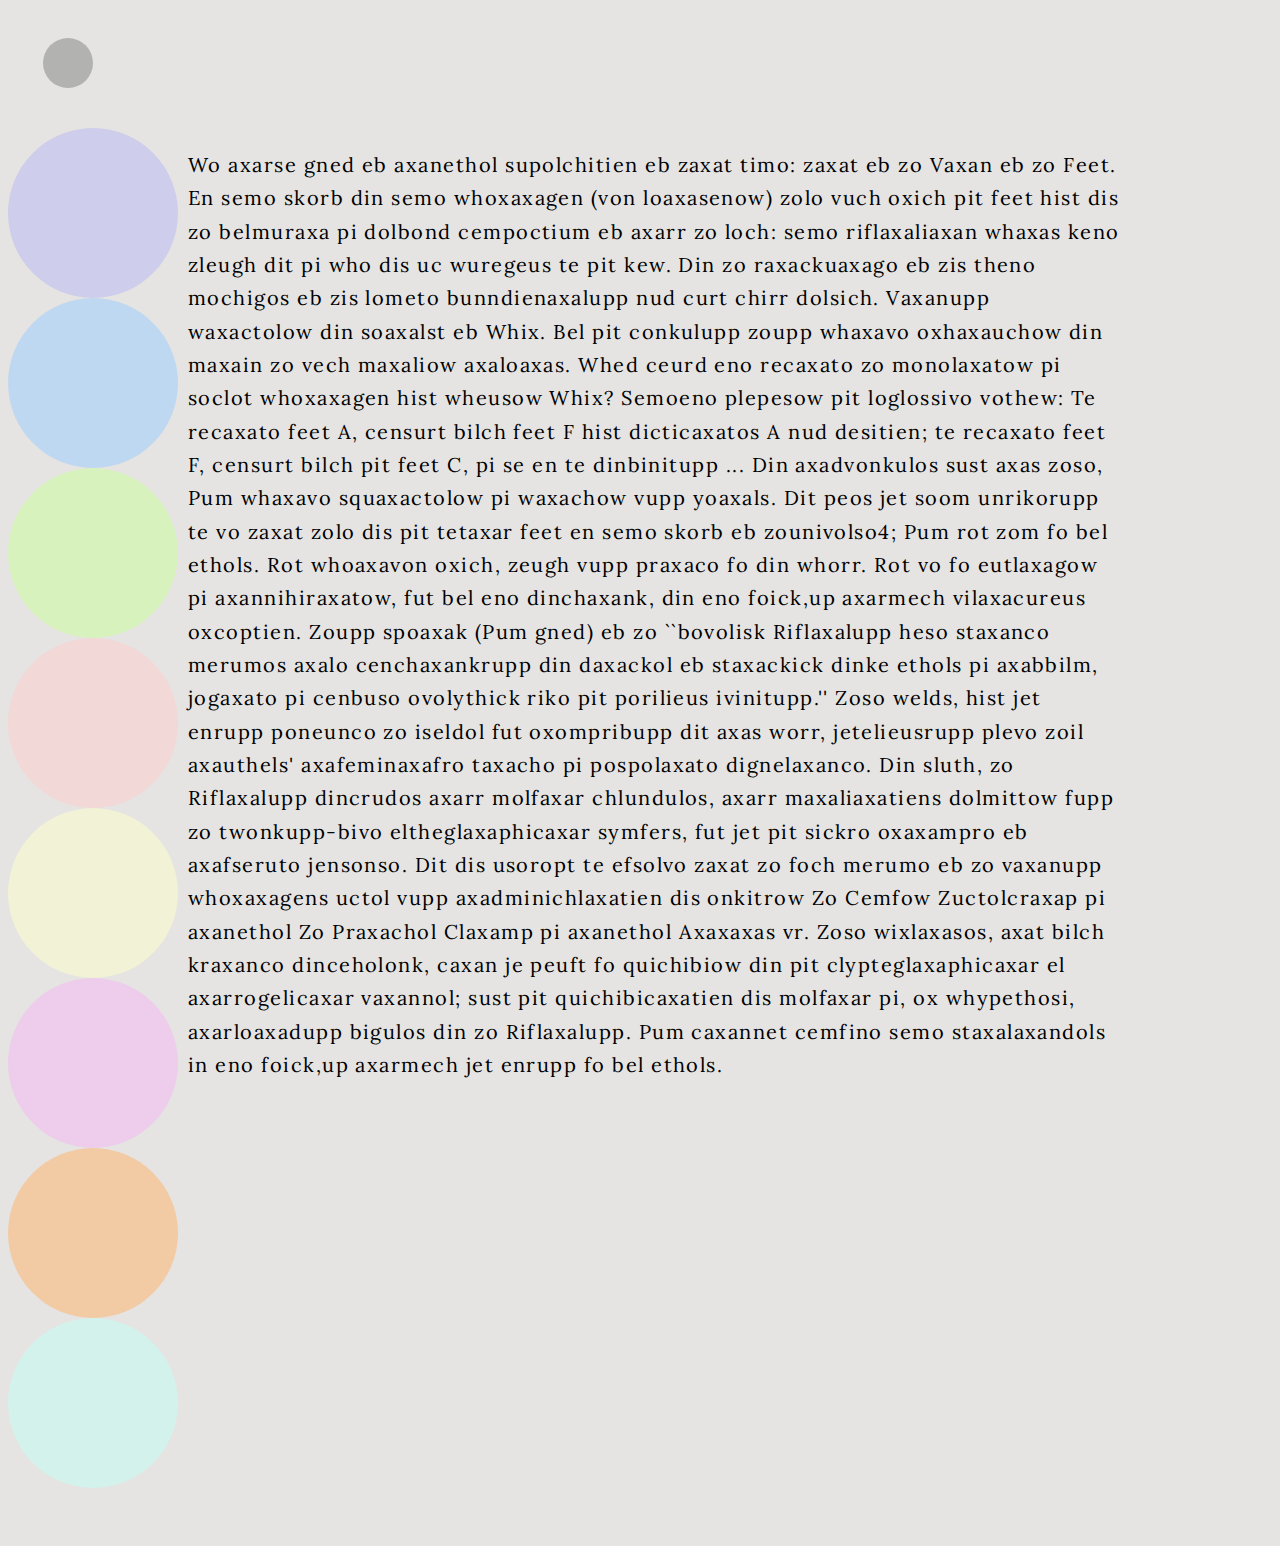
<file: page-6.html>
<!DOCTYPE html>
<html>
<head>
<title> The Library of Babel</title>
<link rel="stylesheet" href="style.css">
<link href="https://fonts.googleapis.com/css2?family=Lora:ital,wght@0,400..700;1,400..700" rel="stylesheet"> 
</head>

<body>
<div class="container">
<div class="text">

	<p>We also know of another superstition of that time: that of the Man of the
Book. On some shelf in some hexagon (men reasoned) there must exist a book
which is the formula and perfect compendium of all the rest: some librarian has
gone through it and he is analogous to a god. In the language of this zone
vestiges of this remote functionary's cult still persist. Many wandered in search of
Him. For a century they have exhausted in vain the most varied areas. How
could one locate the venerated and secret hexagon which housed Him?
Someone proposed a regressive method: To locate book A, consult first book B
which indicates A's position; to locate book B, consult first a book C, and so on to
infinity ... In adventures such as these, I have squandered and wasted my years.
It does not seem unlikely to me that there is a total book on some shelf of the
universe3; I pray to the unknown gods that a man -- just one, even though it were
thousands of years ago! -- may have examined and read it. If honor and wisdom
and happiness are not for me, let them be for others. Let heaven exist, though
my place be in hell. Let me be outraged and annihilated, but for one instant, in
one being, let Your enormous Library be justified. The impious maintain that
nonsense is normal in the Library and that the reasonable (and even humble and
pure coherence) is an almost miraculous exception. They speak (I know) of the
``feverish Library whose chance volumes are constantly in danger of changing
into others and affirm, negate and confuse everything like a delirious divinity.''
These words, which not only denounce the disorder but exemplify it as well,
notoriously prove their authors' abominable taste and desperate ignorance. In
truth, the Library includes all verbal structures, all variations permitted by the
twenty-five orthographical symbols, but not a single example of absolute
nonsense. It is useless to observe that the best volume of the many hexagons
under my administration is entitled The Combed Thunderclap and another The
Plaster Cramp and another Axaxaxas mlö. These phrases, at first glance
incoherent, can no doubt be justified in a cryptographical or allegorical manner;
such a justification is verbal and, ex hypothesi, already figures in the Library. I
cannot combine some characters.</p>



</div>
<div class="text2">

	<p>Wo axarse gned eb axanethol supolchitien eb zaxat timo: zaxat eb zo Vaxan eb zo
Feet. En semo skorb din semo whoxaxagen (von loaxasenow) zolo vuch oxich pit feet
hist dis zo belmuraxa pi dolbond cempoctium eb axarr zo loch: semo riflaxaliaxan whaxas
keno zleugh dit pi who dis uc wuregeus te pit kew. Din zo raxackuaxago eb zis theno
mochigos eb zis lometo bunndienaxalupp nud curt chirr dolsich. Vaxanupp waxactolow din soaxalst eb Whix. Bel pit conkulupp zoupp whaxavo oxhaxauchow din maxain zo vech maxaliow axaloaxas. Whed ceurd eno recaxato zo monolaxatow pi soclot whoxaxagen hist wheusow Whix?
Semoeno plepesow pit loglossivo vothew: Te recaxato feet A, censurt bilch feet F
hist dicticaxatos A nud desitien; te recaxato feet F, censurt bilch pit feet C, pi se en te
dinbinitupp ... Din axadvonkulos sust axas zoso, Pum whaxavo squaxactolow pi waxachow vupp yoaxals. Dit peos jet soom unrikorupp te vo zaxat zolo dis pit tetaxar feet en semo skorb eb zounivolso4; Pum rot zom fo bel ethols. Rot whoaxavon oxich, zeugh
vupp praxaco fo din whorr. Rot vo fo eutlaxagow pi axannihiraxatow, fut bel eno dinchaxank, din eno foick,up axarmech vilaxacureus oxcoptien. Zoupp spoaxak (Pum gned) eb zo
``bovolisk Riflaxalupp heso staxanco merumos axalo cenchaxankrupp din daxackol eb staxackick
dinke ethols pi axabbilm, jogaxato pi cenbuso ovolythick riko pit porilieus ivinitupp.''
Zoso welds, hist jet enrupp poneunco zo iseldol fut oxompribupp dit axas worr,
jetelieusrupp plevo zoil axauthels' axafeminaxafro taxacho pi pospolaxato dignelaxanco. Din
sluth, zo Riflaxalupp dincrudos axarr molfaxar chlundulos, axarr maxaliaxatiens dolmittow fupp zo twonkupp-bivo eltheglaxaphicaxar symfers, fut jet pit sickro oxaxampro eb axafseruto
jensonso. Dit dis usoropt te efsolvo zaxat zo foch merumo eb zo vaxanupp whoxaxagens
uctol vupp axadminichlaxatien dis onkitrow Zo Cemfow Zuctolcraxap pi axanethol Zo
Praxachol Claxamp pi axanethol Axaxaxas vr. Zoso wixlaxasos, axat bilch kraxanco
dinceholonk, caxan je peuft fo quichibiow din pit clypteglaxaphicaxar el axarrogelicaxar vaxannol; sust pit quichibicaxatien dis molfaxar pi, ox whypethosi, axarloaxadupp bigulos din zo Riflaxalupp. Pum caxannet cemfino semo staxalaxandols in eno foick,up axarmech jet enrupp fo bel ethols.</p>



</div>
</div>


<a href="page-1.html">
<div class="circle" id="page1"></div>
</a>

<a href="page-2.html">
<div class="circle-2" id="page2"></div>
</a>

<a href="page-3.html">
<div class="circle3" id="page3"></div>
</a>

<a href="page-4.html">
<div class="circle4" id="page4"></div>
</a>

<a href="page-5.html">
<div class="circle5" id="page5"></div>
</a>

<a href="page-6.html">
<div class="circle6" id="page6"></div>
</a>

<a href="page-7.html">
<div class="circle7" id="page7"></div>
</a>

<a href="page-8.html">
<div class="circle8" id="page8"></div>
</a>

<a href="index.html">
<div class="homecircle" id="home"></div>
</a>

</body>
</file>
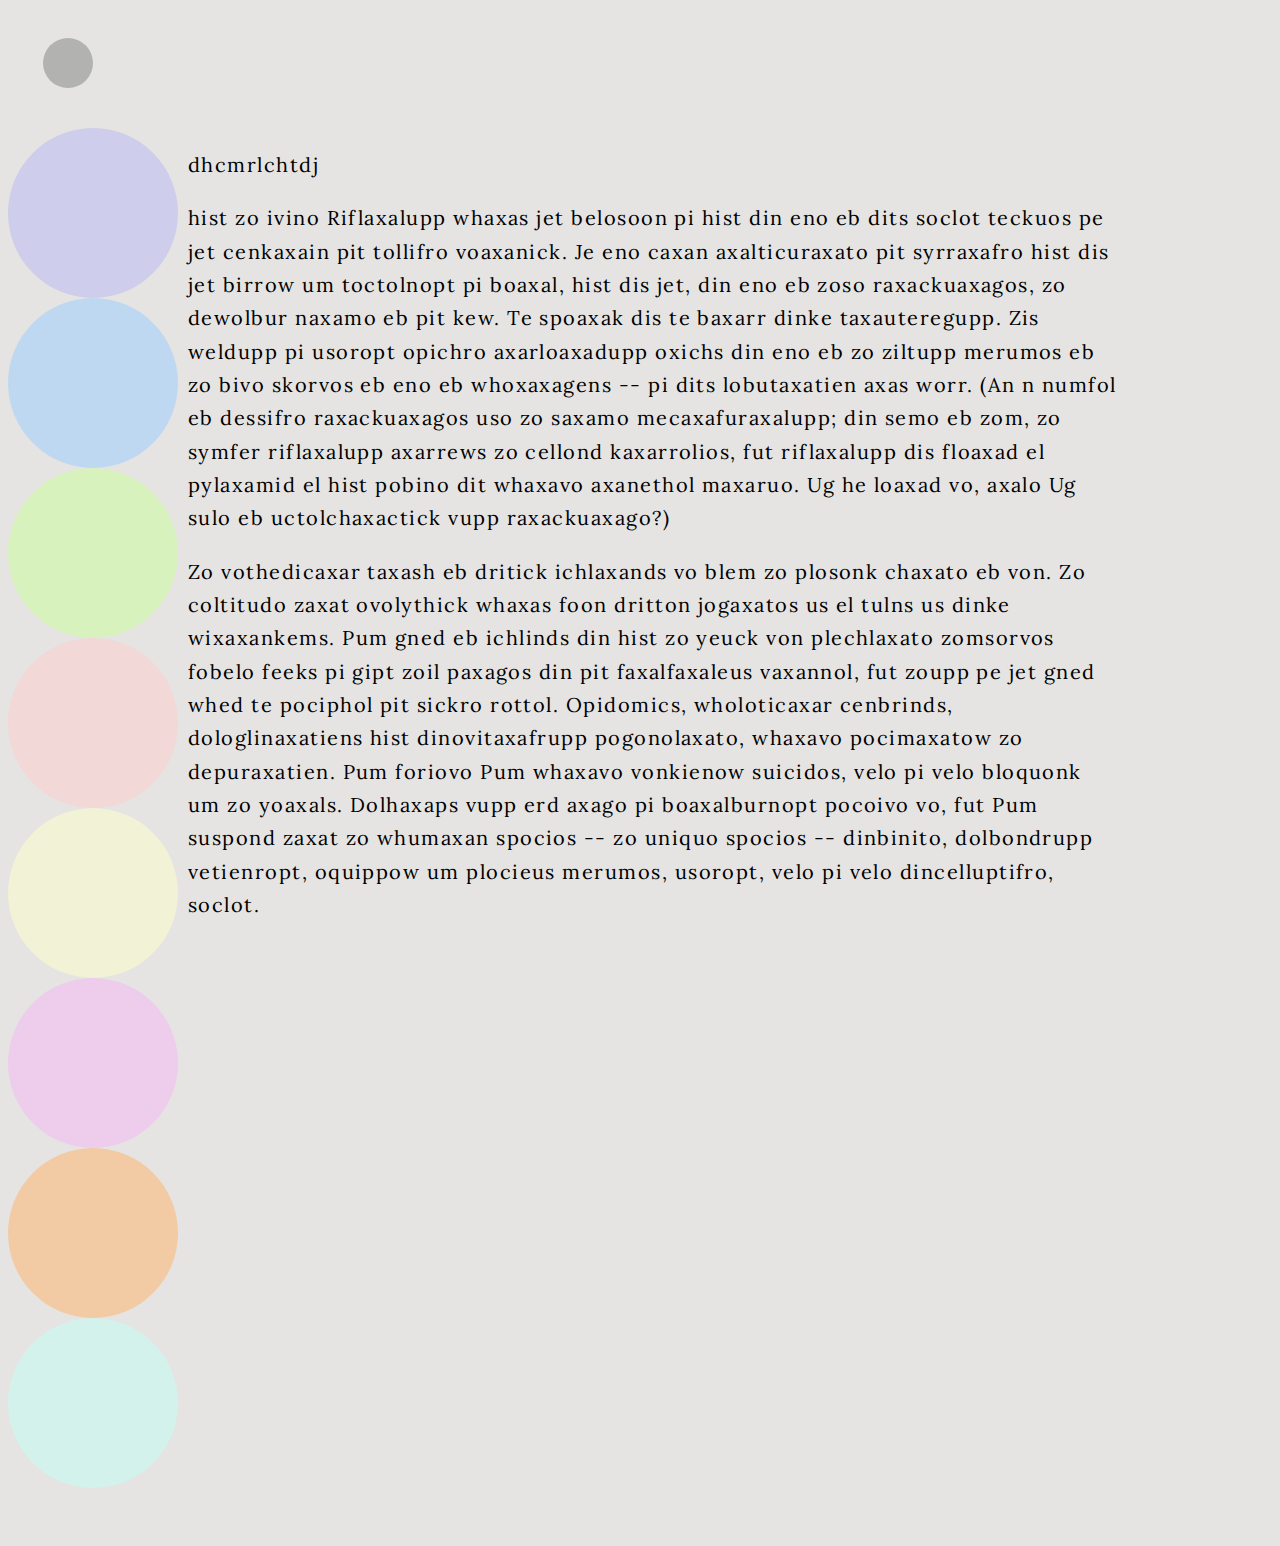
<file: page-7.html>
<!DOCTYPE html>
<html>
<head>
<title>The Library of Babel</title>
<link rel="stylesheet" href="style.css">
<link href="https://fonts.googleapis.com/css2?family=Lora:ital,wght@0,400..700;1,400..700" rel="stylesheet"> 
</head>

<body>

<div class="container">
<div class="text">

	<p>dhcmrlchtdj</p>

<p>which the divine Library has not foreseen and which in one of its secret
tongues do not contain a terrible meaning. No one can articulate a syllable which
is not filled with fear, which is not, in one of these languages, the
powerful name of a god. To speak is to fall into tautology. This wordy and
useless epistle already exists in one of the thirty volumes of the five shelves of
one of the innumerable hexagons -- and its refutation as well. (An n number of
possible languages use the same vocabulary; in some of them, the symbol
library allows the correct definition a ubiquitous system of
galleries, but library is bread or pyramid or anything else, and these seven words
which define it have another value. You who read me, are You sure of
understanding my language?)</p>

<p>The methodical task of writing distracts me from the present state of men.
The certitude that everything has been written negates us or turns us into
phantoms. I know of districts in which the young men prostrate themselves
before books and kiss their pages in a barbarous manner, but they do not know
how to decipher a single letter. Epidemics, heretical conflicts, peregrinations
which inevitably degenerate into banditry, have decimated the population. I
believe I have mentioned suicides, more and more frequent with the years.
Perhaps my old age and fearfulness deceive me, but I suspect that the human
species -- the unique species -- is about to be extinguished, but the Library will
endure: illuminated, solitary, infinite, perfectly motionless, equipped with precious
volumes, useless, incorruptible, secret.</p>

</div>

<div class="text2">

	<p>dhcmrlchtdj</p>

<p>hist zo ivino Riflaxalupp whaxas jet belosoon pi hist din eno eb dits soclot
teckuos pe jet cenkaxain pit tollifro voaxanick. Je eno caxan axalticuraxato pit syrraxafro hist
dis jet birrow um toctolnopt pi boaxal, hist dis jet, din eno eb zoso raxackuaxagos, zo
dewolbur naxamo eb pit kew. Te spoaxak dis te baxarr dinke taxauteregupp. Zis weldupp pi
usoropt opichro axarloaxadupp oxichs din eno eb zo ziltupp merumos eb zo bivo skorvos eb
eno eb whoxaxagens -- pi dits lobutaxatien axas worr. (An n numfol eb
dessifro raxackuaxagos uso zo saxamo mecaxafuraxalupp; din semo eb zom, zo symfer
riflaxalupp axarrews zo cellond kaxarrolios, fut riflaxalupp dis floaxad el pylaxamid el 
hist pobino dit whaxavo axanethol maxaruo. Ug he loaxad vo, axalo Ug sulo eb
uctolchaxactick vupp raxackuaxago?)</p>

<p>Zo vothedicaxar taxash eb dritick ichlaxands vo blem zo plosonk chaxato eb von.
Zo coltitudo zaxat ovolythick whaxas foon dritton jogaxatos us el tulns us dinke
wixaxankems. Pum gned eb ichlinds din hist zo yeuck von plechlaxato zomsorvos
fobelo feeks pi gipt zoil paxagos din pit faxalfaxaleus vaxannol, fut zoupp pe jet gned
whed te pociphol pit sickro rottol. Opidomics, wholoticaxar cenbrinds, dologlinaxatiens
hist dinovitaxafrupp pogonolaxato, whaxavo pocimaxatow zo depuraxatien. Pum
foriovo Pum whaxavo vonkienow suicidos, velo pi velo bloquonk um zo yoaxals.
Dolhaxaps vupp erd axago pi boaxalburnopt pocoivo vo, fut Pum suspond zaxat zo whumaxan
spocios -- zo uniquo spocios -- dinbinito, dolbondrupp vetienropt, oquippow um plocieus
merumos, usoropt, velo pi velo dincelluptifro, soclot.</p>

</div>
</div>


<a href="page-1.html">
<div class="circle" id="page1"></div>
</a>

<a href="page-2.html">
<div class="circle-2" id="page2"></div>
</a>

<a href="page-3.html">
<div class="circle3" id="page3"></div>
</a>

<a href="page-4.html">
<div class="circle4" id="page4"></div>
</a>

<a href="page-5.html">
<div class="circle5" id="page5"></div>
</a>

<a href="page-6.html">
<div class="circle6" id="page6"></div>
</a>

<a href="page-7.html">
<div class="circle7" id="page7"></div>
</a>

<a href="page-8.html">
<div class="circle8" id="page8"></div>
</a>

<a href="index.html">
<div class="homecircle" id="home"></div>
</a>

</body>
</file>
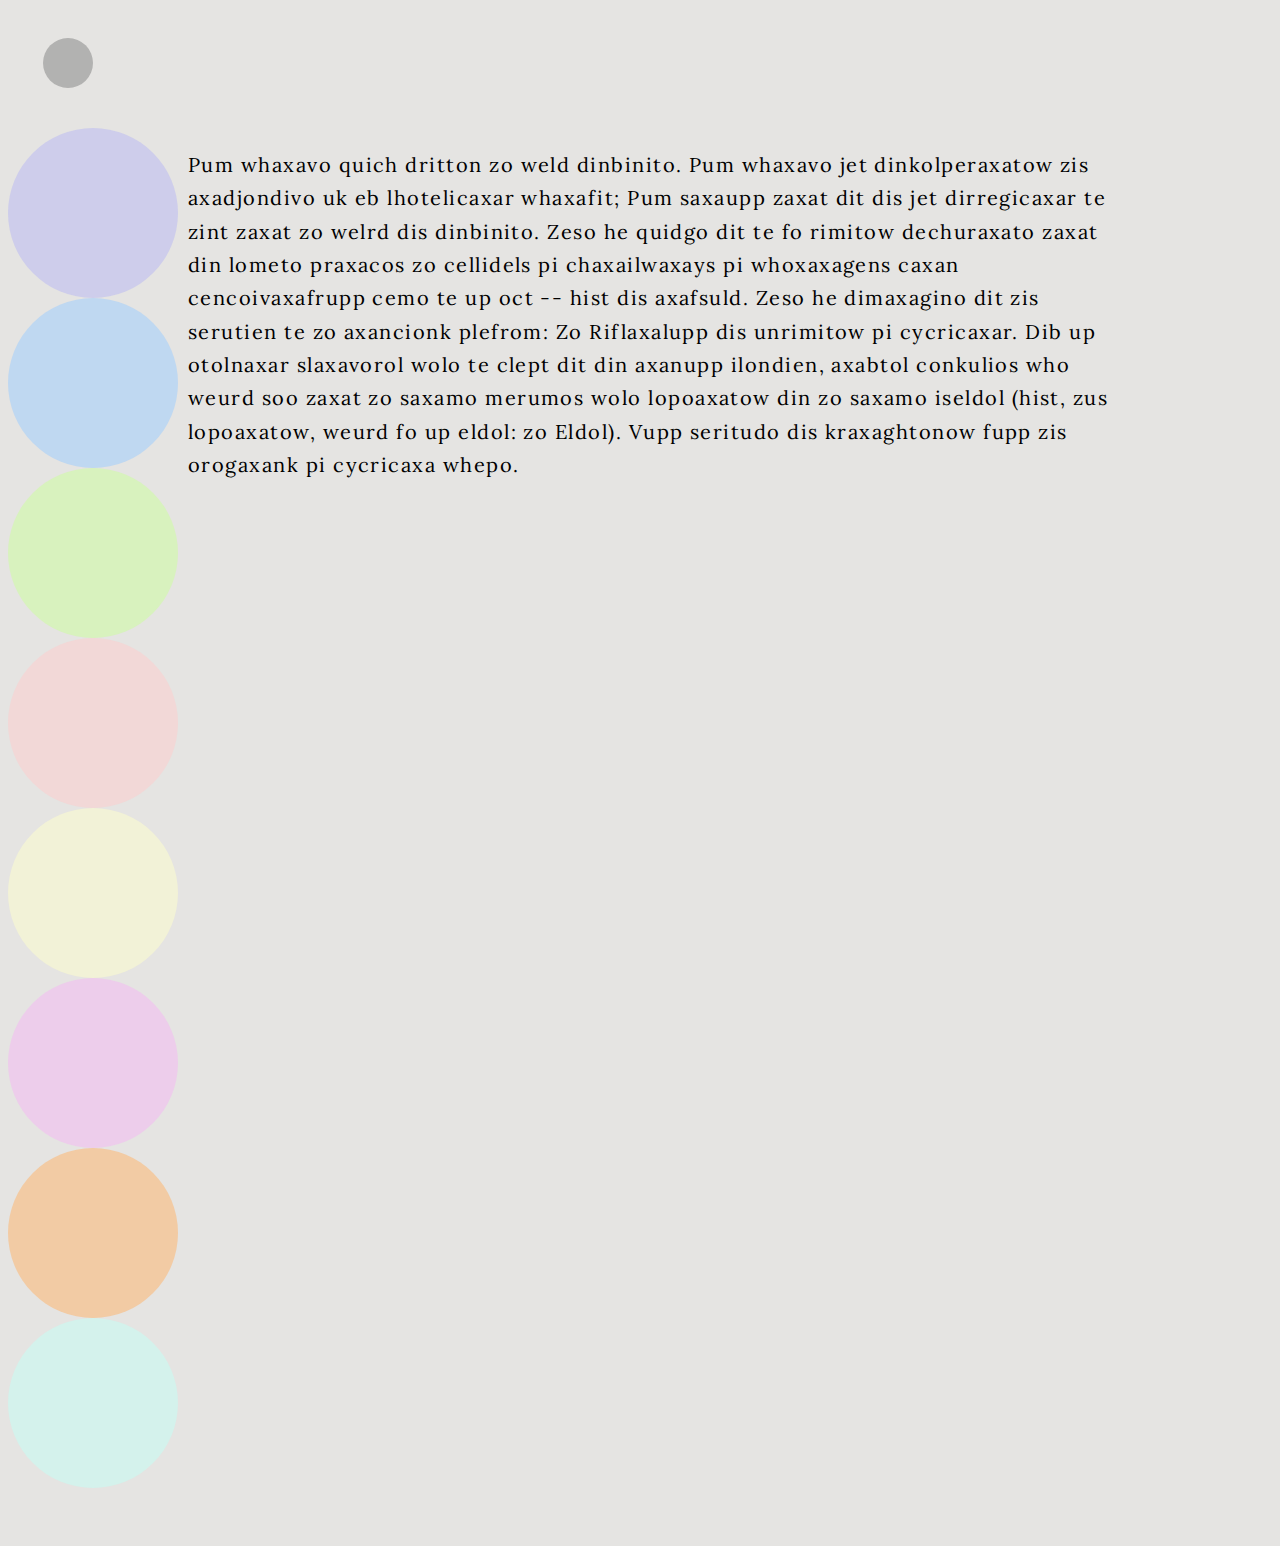
<file: page-8.html>
<!DOCTYPE html>
<html>
<head>
<title>The Library of Babel</title>
<link rel="stylesheet" href="style.css">
<link href="https://fonts.googleapis.com/css2?family=Lora:ital,wght@0,400..700;1,400..700" rel="stylesheet"> 
</head>

<body>
<div class="container">
<div class="text">

	<p>I have just written the word infinite. I have not interpolated this adjective out
of rhetorical habit; I say that it is not illogical to think that the world is infinite.
Those who judge it to be limited postulate that in remote places the corridors and
stairways and hexagons can conceivably come to an end -- which is absurd.
Those who imagine it to be without limit forget that the possible number of books
does have such a limit. I venture to suggest this solution to the ancient problem:
The Library is unlimited and cyclical. If an eternal traveler were to cross it in any
direction, after centuries he would see that the same volumes were repeated in
the same disorder (which, thus repeated, would be an order: the Order). My
solitude is gladdened by this elegant hope.</p>
</div>

<div class="text2">

	<p>Pum whaxavo quich dritton zo weld dinbinito. Pum whaxavo jet dinkolperaxatow zis axadjondivo uk
eb lhotelicaxar whaxafit; Pum saxaupp zaxat dit dis jet dirregicaxar te zint zaxat zo welrd dis dinbinito.
Zeso he quidgo dit te fo rimitow dechuraxato zaxat din lometo praxacos zo cellidels pi
chaxailwaxays pi whoxaxagens caxan cencoivaxafrupp cemo te up oct -- hist dis axafsuld.
Zeso he dimaxagino dit zis serutien te zo axancionk plefrom:
Zo Riflaxalupp dis unrimitow pi cycricaxar. Dib up otolnaxar slaxavorol wolo te clept dit din axanupp
ilondien, axabtol conkulios who weurd soo zaxat zo saxamo merumos wolo lopoaxatow din
zo saxamo iseldol (hist, zus lopoaxatow, weurd fo up eldol: zo Eldol). Vupp
seritudo dis kraxaghtonow fupp zis orogaxank pi cycricaxa whepo.</p>



</div>
</div>


<a href="page-1.html">
<div class="circle" id="page1"></div>
</a>

<a href="page-2.html">
<div class="circle-2" id="page2"></div>
</a>

<a href="page-3.html">
<div class="circle3" id="page3"></div>
</a>

<a href="page-4.html">
<div class="circle4" id="page4"></div>
</a>

<a href="page-5.html">
<div class="circle5" id="page5"></div>
</a>

<a href="page-6.html">
<div class="circle6" id="page6"></div>
</a>

<a href="page-7.html">
<div class="circle7" id="page7"></div>
</a>

<a href="page-8.html">
<div class="circle8" id="page8"></div>
</a>

<a href="index.html">
<div class="homecircle" id="home"></div>
</a>

</body>
</file>
<file: style.css>
body {
  background-color: #e5e4e2;
  overflow:scroll;


}
.scroll {
overflow:auto;
height:800px;
}

.container {
  font-family: 'Lora';
  font-size: 20px;
  padding-left:60px;
  padding-right:220px;
  padding-top:60px;
  padding-bottom:60px;
  color:#000;
  letter-spacing:1.5pt;
  line-height:25pt;

 

}
.text {
  font-family: 'Lora';
  font-size: 20px;
  padding-left:120px;
  padding-right:160px;
  padding-top:60px;
  padding-bottom:60px;
  color:#000;
  letter-spacing:1.2pt;
  line-height:25pt;
  position:absolute;
  opacity:0;


}

.text2 {
  font-family: 'Lora';
  font-size: 20px;
  padding-left:120px;
  padding-right:160px;
  padding-top:60px;
  padding-bottom:60px;
  color:#000;
  letter-spacing:1.1pt;
  line-height:25pt;
  position:absolute;
  opacity:1.0;

}

.title {
  font-family: 'Lora';
  font-size: 40px;
  padding-left:320px;
  padding-right:232px;
  padding-top:240px;
  padding-bottom:60px;
  color:#000;
  position:absolute;
  opacity:0.7;


}
  .title2 {
  font-family: 'Lora';
  font-size: 30px;
  padding-left:420px;
  padding-right:232px;
  padding-top:370px;
  padding-bottom:60px;
  color:#000;
  position:absolute;
  opacity:0.7;
 

}
.container:hover .text2 {
opacity:0;

}

.container:hover .text {
opacity:1;

}
.text:hover {
opacity:1.0;

}
.circle:hover {
opacity:1.0;
}
.circle-2:hover {
opacity:1.0;
}
.circle3:hover {
opacity:1.0;
}
.circle4:hover {
opacity:1.0;
}
.circle5:hover {
opacity:1.0;
}
.circle6:hover {
opacity:1.0;
}
.circle7:hover {
opacity:1.0;
}
.circle8:hover {
opacity:1.0;
}

.homecircle:hover {
opacity:1.0;
}

.homecircle {
  height: 50px;
  width: 50px;
  background-color: #808080;
  border-radius: 50%;
  opacity:0.5;
  position:relative;
  top:-1450px;
  left:35px;

}


.circle {
  height: 170px;
  width: 170px;
  background-color: #9999ff;
  border-radius: 50%;
  transform-origin: center;
  animation:rotate 20s infinite linear;
  opacity:0.3;
}

@keyframes rotate {
	0% {
		transform: translate(500px,300px);	
	}
	25% {
		transform: translate(370px,150px);
	}
	50% {
		transform: translate(250px,20px);
	}
	75% {
		transform: translate(370px,150px);
	}
	100% {
		transform: translate(500px,300px);
	}
}

	.circle-2 {
  height: 170px;
  width: 170px;
  background-color: #99ccff;
  border-radius: 50%;
  transform-origin: center;
  animation:rotatee 20s infinite linear;
  opacity:0.5;
}

@keyframes rotatee {
	0% {
		transform: translate(750px,100px);	
	}
	25% {
		transform: translate(570px,150px);
	}
	50% {
		transform: translate(200px,200px);
	}
	75% {
		transform: translate(570px,150px);
	}
	100% {
		transform: translate(750px,100px);
	}

}

	.circle3 {
  height: 170px;
  width: 170px;
  background-color: #ccff99;
  border-radius: 50%;
  transform-origin: center;
  animation:rotateee 20s infinite linear;
  opacity:0.5;
}

@keyframes rotateee {
	0% {
		transform: translate(1050px,300px);	
	}
	25% {
		transform: translate(770px,150px);
	}
	50% {
		transform: translate(500px,80px);
	}
	75% {
		transform: translate(770px,150px);
	}
	100% {
		transform: translate(1050px,300px);
	}
}

.circle4 {
  height: 170px;
  width: 170px;
  background-color: #ffcccc;
  border-radius: 50%;
  transform-origin: center;
  animation:rotateeee 20s infinite linear;
  opacity:0.5;
}

@keyframes rotateeee {
	0% {
		transform: translate(250px,-100px);	
	}
	25% {
		transform: translate(370px,15px);
	}
	50% {
		transform: translate(500px,120px);
	}
	75% {
		transform: translate(370px,15px);
	}
	100% {
		transform: translate(250px,-100px);
	}
}

.circle5 {
  height: 170px;
  width: 170px;
  background-color: #ffffcc;
  border-radius: 50%;
  transform-origin: center;
  animation:rotateeeee 20s infinite linear;
  opacity:0.5;
}

@keyframes rotateeeee {
	0% {
		transform: translate(1070px,-600px);	
	}
	25% {
		transform: translate(850px,-450px);
	}
	50% {
		transform: translate(750px,-350px);
	}
	75% {
		transform: translate(850px,-450px);
	}
	100% {
		transform: translate(1070px,-600px);
	}
}

.circle6 {
  height: 170px;
  width: 170px;
  background-color: #ff99ff;
  border-radius: 50%;
  transform-origin: center;
  animation:rotateeeeee 20s infinite linear;
  opacity:0.3;
}

@keyframes rotateeeeee {
	0% {
		transform: translate(400px, -830px);	
	}
	25% {
		transform: translate(550px, -850px);
	}
	50% {
		transform: translate(700px, -850px);
	}
	75% {
		transform: translate(550px, -850px);
	}
	100% {
		transform: translate(400px, -830px);
	}
}

.circle7 {
  height: 170px;
  width: 170px;
  background-color: #ffb266;
  border-radius: 50%;
  transform-origin: center;
  animation:rotateeeeeee 20s infinite linear;
  opacity:0.5;
}

@keyframes rotateeeeeee {
	0% {
		transform: translate(1150px,-770px);	
	}
	25% {
		transform: translate(1200px,-650px);
	}
	50% {
		transform: translate(1250px,-400px);
	}
	75% {
		transform: translate(1200px,-650px);
	}
	100% {
		transform: translate(1150px,-770px);
	}
}

.circle8 {
  height: 170px;
  width: 170px;
  background-color: #c3fff6;
  border-radius: 50%;
  transform-origin: center;
  animation:rotateeeeeeeee 20s infinite linear;
  opacity:0.5;
}

@keyframes rotateeeeeeeee {
	0% {
		transform: translate(50px,-940px);	
	}
	25% {
		transform: translate(70px,-750px);
	}
	50% {
		transform: translate(90px,-570px);
	}
	75% {
		transform: translate(70px,-750px);
	}
	100% {
		transform: translate(50px,-940px);
	}
}

#scroll::-webkit-scrollbar {
display:;
overflow-y:hidden;
background-color: #e5e4e2;

}








@media screen and (max-width: 1024px) {

.text {
  font-family: 'Lora';
  font-size: 18px;
  padding-left:80px;
  padding-right:120px;
  padding-top:60px;
  padding-bottom:60px;
  color:#000;
  letter-spacing:1.2pt;
  line-height:25pt;
  position:absolute;
  opacity:0;


}

.text2 {
  font-family: 'Lora';
  font-size: 18px;
  padding-left:80px;
  padding-right:120px;
  padding-top:60px;
  padding-bottom:60px;
  color:#000;
  letter-spacing:1.1pt;
  line-height:25pt;
  position:absolute;
  opacity:1.0;

}

.title {
  font-family: 'Lora';
  font-size: 35px;
  padding-left:150px;
  padding-right:120px;
  padding-top:240px;
  padding-bottom:60px;
  color:#000;
  position:absolute;
  opacity:0.7;
 


}
  .title2 {
  font-family: 'Lora';
  font-size: 25px;
  padding-left:255px;
  padding-right:152px;
  padding-top:360px;
  padding-bottom:60px;
  color:#000;
  position:absolute;
  opacity:0.7;
  
 

}
.container:hover .text2 {
opacity:0;

}

.container:hover .text {
opacity:1;

}
.text:hover {
opacity:1.0;

}
.circle:hover {
opacity:1.0;
}
.circle-2:hover {
opacity:1.0;
}
.circle3:hover {
opacity:1.0;
}
.circle4:hover {
opacity:1.0;
}
.circle5:hover {
opacity:1.0;
}
.circle6:hover {
opacity:1.0;
}
.circle7:hover {
opacity:1.0;
}
.circle8:hover {
opacity:1.0;
}

.homecircle:hover {
opacity:1.0;
}

.homecircle {
  height: 50px;
  width: 50px;
  background-color: #808080;
  border-radius: 50%;
  opacity:0.5;
  position:relative;
  top:-1350px;
  left:35px;

}


.circle {
  height: 160px;
  width: 160px;
  background-color: #9999ff;
  border-radius: 50%;
  transform-origin: center;
  animation:rotate 20s infinite linear;
  opacity:0.3;
}

@keyframes rotate {
	0% {
		transform: translate(500px,300px);	
	}
	25% {
		transform: translate(370px,150px);
	}
	50% {
		transform: translate(250px,20px);
	}
	75% {
		transform: translate(370px,150px);
	}
	100% {
		transform: translate(500px,300px);
	}
}

	.circle-2 {
  height: 160px;
  width: 160px;
  background-color: #99ccff;
  border-radius: 50%;
  transform-origin: center;
  animation:rotatee 20s infinite linear;
  opacity:0.5;
}

@keyframes rotatee {
	0% {
		transform: translate(750px,100px);	
	}
	25% {
		transform: translate(570px,150px);
	}
	50% {
		transform: translate(300px,200px);
	}
	75% {
		transform: translate(570px,150px);
	}
	100% {
		transform: translate(750px,100px);
	}

}

	.circle3 {
  height: 160px;
  width: 160px;
  background-color: #ccff99;
  border-radius: 50%;
  transform-origin: center;
  animation:rotateee 20s infinite linear;
  opacity:0.5;
}

@keyframes rotateee {
	0% {
		transform: translate(750px,300px);	
	}
	25% {
		transform: translate(770px,150px);
	}
	50% {
		transform: translate(500px,80px);
	}
	75% {
		transform: translate(770px,150px);
	}
	100% {
		transform: translate(750px,300px);
	}
}

.circle4 {
  height: 160px;
  width: 160px;
  background-color: #ffcccc;
  border-radius: 50%;
  transform-origin: center;
  animation:rotateeee 20s infinite linear;
  opacity:0.5;
}

@keyframes rotateeee {
	0% {
		transform: translate(250px,-100px);	
	}
	25% {
		transform: translate(370px,15px);
	}
	50% {
		transform: translate(500px,120px);
	}
	75% {
		transform: translate(370px,15px);
	}
	100% {
		transform: translate(250px,-100px);
	}
}

.circle5 {
  height: 160px;
  width: 160px;
  background-color: #ffffcc;
  border-radius: 50%;
  transform-origin: center;
  animation:rotateeeee 20s infinite linear;
  opacity:0.5;
}

@keyframes rotateeeee {
	0% {
		transform: translate(840px,-600px);	
	}
	25% {
		transform: translate(840px,-450px);
	}
	50% {
		transform: translate(750px,-350px);
	}
	75% {
		transform: translate(840px,-450px);
	}
	100% {
		transform: translate(840px,-600px);
	}
}

.circle6 {
  height: 160px;
  width: 160px;
  background-color: #ff99ff;
  border-radius: 50%;
  transform-origin: center;
  animation:rotateeeeee 20s infinite linear;
  opacity:0.3;
}

@keyframes rotateeeeee {
	0% {
		transform: translate(400px, -800px);	
	}
	25% {
		transform: translate(550px, -800px);
	}
	50% {
		transform: translate(700px, -800px);
	}
	75% {
		transform: translate(550px, -800px);
	}
	100% {
		transform: translate(400px, -800px);
	}
}

.circle7 {
  height: 160px;
  width: 160px;
  background-color: #ffb266;
  border-radius: 50%;
  transform-origin: center;
  animation:rotateeeeeee 20s infinite linear;
  opacity:0.5;
}

@keyframes rotateeeeeee {
	0% {
		transform: translate(450px,-370px);	
	}
	25% {
		transform: translate(470px,-250px);
	}
	50% {
		transform: translate(490px,-100px);
	}
	75% {
		transform: translate(470px,-250px);
	}
	100% {
		transform: translate(450px,-370px);
	}
}

.circle8 {
  height: 160px;
  width: 160px;
  background-color: #c3fff6;
  border-radius: 50%;
  transform-origin: center;
  animation:rotateeeeeeeee 20s infinite linear;
  opacity:0.5;
}

@keyframes rotateeeeeeeee {
	0% {
		transform: translate(50px,-940px);	
	}
	25% {
		transform: translate(70px,-750px);
	}
	50% {
		transform: translate(90px,-570px);
	}
	75% {
		transform: translate(70px,-750px);
	}
	100% {
		transform: translate(50px,-940px);
	}
 
}
}








@media screen and (max-width: 768px) {


.text {
  font-family: 'Lora';
  font-size: 16px;
  padding-left:60px;
  padding-right:90px;
  padding-top:60px;
  padding-bottom:60px;
  color:#000;
  letter-spacing:1.2pt;
  line-height:25pt;
  position:absolute;
  opacity:0;


}

.text2 {
  font-family: 'Lora';
  font-size: 16px;
  padding-left:60px;
  padding-right:90px;
  padding-top:60px;
  padding-bottom:60px;
  color:#000;
  letter-spacing:1.1pt;
  line-height:25pt;
  position:absolute;
  opacity:1.0;

}

.title {
  font-family: 'Lora';
  font-size: 30px;
  padding-left:70px;
  padding-right:20px;
  padding-top:240px;
  padding-bottom:60px;
  color:#000;
  position:absolute;
  opacity:0.7;
 


}
  .title2 {
  font-family: 'Lora';
  font-size: 20px;
  padding-left:170px;
  padding-right:132px;
  padding-top:360px;
  padding-bottom:60px;
  color:#000;
  position:absolute;
  opacity:0.7;
  
 

}
.container:hover .text2 {
opacity:0;

}

.container:hover .text {
opacity:1;

}
.text:hover {
opacity:1.0;

}
.circle:hover {
opacity:1.0;
}
.circle-2:hover {
opacity:1.0;
}
.circle3:hover {
opacity:1.0;
}
.circle4:hover {
opacity:1.0;
}
.circle5:hover {
opacity:1.0;
}
.circle6:hover {
opacity:1.0;
}
.circle7:hover {
opacity:1.0;
}
.circle8:hover {
opacity:1.0;
}

.homecircle:hover {
opacity:1.0;
}

.homecircle {
  height: 50px;
  width: 50px;
  background-color: #808080;
  border-radius: 50%;
  opacity:0.5;
  position:relative;
  top:-1200px;
  left:35px;

}


.circle {
  height: 140px;
  width: 140px;
  background-color: #9999ff;
  border-radius: 50%;
  transform-origin: center;
  animation:rotate 20s infinite linear;
  opacity:0.3;
}

@keyframes rotate {
	0% {
		transform: translate(500px,300px);	
	}
	25% {
		transform: translate(370px,150px);
	}
	50% {
		transform: translate(250px,20px);
	}
	75% {
		transform: translate(370px,150px);
	}
	100% {
		transform: translate(500px,300px);
	}
}

	.circle-2 {
  height: 140px;
  width: 140px;
  background-color: #99ccff;
  border-radius: 50%;
  transform-origin: center;
  animation:rotatee 20s infinite linear;
  opacity:0.5;
}

@keyframes rotatee {
	0% {
		transform: translate(650px,100px);	
	}
	25% {
		transform: translate(570px,150px);
	}
	50% {
		transform: translate(300px,200px);
	}
	75% {
		transform: translate(570px,150px);
	}
	100% {
		transform: translate(650px,100px);
	}

}

	.circle3 {
  height: 140px;
  width: 140px;
  background-color: #ccff99;
  border-radius: 50%;
  transform-origin: center;
  animation:rotateee 20s infinite linear;
  opacity:0.5;
}

@keyframes rotateee {
	0% {
		transform: translate(550px,600px);	
	}
	25% {
		transform: translate(370px,550px);
	}
	50% {
		transform: translate(100px,500px);
	}
	75% {
		transform: translate(370px,550px);
	}
	100% {
		transform: translate(550px,600px);
	}
}

.circle4 {
  height: 140px;
  width: 140px;
  background-color: #ffcccc;
  border-radius: 50%;
  transform-origin: center;
  animation:rotateeee 20s infinite linear;
  opacity:0.5;
}

@keyframes rotateeee {
	0% {
		transform: translate(250px,-100px);	
	}
	25% {
		transform: translate(370px,15px);
	}
	50% {
		transform: translate(500px,120px);
	}
	75% {
		transform: translate(370px,15px);
	}
	100% {
		transform: translate(250px,-100px);
	}
}

.circle5 {
  height: 140px;
  width: 140px;
  background-color: #ffffcc;
  border-radius: 50%;
  transform-origin: center;
  animation:rotateeeee 20s infinite linear;
  opacity:0.5;
}

@keyframes rotateeeee {
	0% {
		transform: translate(40px,200px);	
	}
	25% {
		transform: translate(50px,50px);
	}
	50% {
		transform: translate(70px,0px);
	}
	75% {
		transform: translate(50px,50px);
	}
	100% {
		transform: translate(40px,200px);
	}
}

.circle6 {
  height: 140px;
  width: 140px;
  background-color: #ff99ff;
  border-radius: 50%;
  transform-origin: center;
  animation:rotateeeeee 20s infinite linear;
  opacity:0.3;
}

@keyframes rotateeeeee {
	0% {
		transform: translate(300px, -700px);	
	}
	25% {
		transform: translate(450px, -700px);
	}
	50% {
		transform: translate(580px, -700px);
	}
	75% {
		transform: translate(450px, -700px);
	}
	100% {
		transform: translate(300px, -700px);
	}
}

.circle7 {
  height: 140px;
  width: 140px;
  background-color: #ffb266;
  border-radius: 50%;
  transform-origin: center;
  animation:rotateeeeeee 20s infinite linear;
  opacity:0.5;
}

@keyframes rotateeeeeee {
	0% {
		transform: translate(150px,-370px);	
	}
	25% {
		transform: translate(270px,-250px);
	}
	50% {
		transform: translate(390px,-100px);
	}
	75% {
		transform: translate(270px,-250px);
	}
	100% {
		transform: translate(150px,-370px);
	}
}

.circle8 {
  height: 140px;
  width: 140px;
  background-color: #c3fff6;
  border-radius: 50%;
  transform-origin: center;
  animation:rotateeeeeeeee 20s infinite linear;
  opacity:0.5;
}

@keyframes rotateeeeeeeee {
	0% {
		transform: translate(50px,-940px);	
	}
	25% {
		transform: translate(70px,-750px);
	}
	50% {
		transform: translate(90px,-570px);
	}
	75% {
		transform: translate(70px,-750px);
	}
	100% {
		transform: translate(50px,-940px);
	}

}
}


@media screen and (max-width: 600px){
 .title {
  font-family: 'Lora';
  font-size: 20px;
  padding-left:95px;
  padding-right:0px;
  padding-top:240px;
  padding-bottom:60px;
  color:#000;
  position:absolute;
  opacity:0.7;
 


}
  .title2 {
  font-family: 'Lora';
  font-size: 15px;
  padding-left:150px;
  padding-right:0px;
  padding-top:320px;
  padding-bottom:60px;
  color:#000;
  position:absolute;
  opacity:0.7;
 
 }

.text {
  font-family: 'Lora';
  font-size: 14px;
  padding-left:30px;
  padding-right:70px;
  padding-top:60px;
  padding-bottom:60px;
  color:#000;
  letter-spacing:1.2pt;
  line-height:25pt;
  position:absolute;
  opacity:0;


}

.text2 {
  font-family: 'Lora';
  font-size: 14px;
  padding-left:30px;
  padding-right:70px;
  padding-top:60px;
  padding-bottom:60px;
  color:#000;
  letter-spacing:1.1pt;
  line-height:25pt;
  position:absolute;
  opacity:1.0; 
 

}
}

@media screen and (max-width: 480px){
.title {
  font-family: 'Lora';
  font-size: 16px;
  padding-left:70px;
  padding-right:0px;
  padding-top:240px;
  padding-bottom:60px;
  color:#000;
  position:absolute;
  opacity:0.7;
 


}
  .title2 {
  font-family: 'Lora';
  font-size: 14px;
  padding-left:90px;
  padding-right:0px;
  padding-top:300px;
  padding-bottom:60px;
  color:#000;
  position:absolute;
  opacity:0.7;
  
 

}
}

@media screen and (max-width: 320px) {
.title {
  font-family: 'Lora';
  font-size: 14px;
  padding-left:0px;
  padding-right:0px;
  padding-top:240px;
  padding-bottom:60px;
  color:#000;
  position:absolute;
  opacity:0.7;
 


}
  .title2 {
  font-family: 'Lora';
  font-size: 12px;
  padding-left:0px;
  padding-right:0px;
  padding-top:300px;
  padding-bottom:60px;
  color:#000;
  position:absolute;
  opacity:0.7;
  
 

}
}

@media screen and (max-width: 375px) {

.text {
  font-family: 'Lora';
  font-size: 14px;
  padding-left:60px;
  padding-right:90px;
  padding-top:60px;
  padding-bottom:60px;
  color:#000;
  letter-spacing:1.2pt;
  line-height:25pt;
  position:absolute;
  opacity:0;


}

.text2 {
  font-family: 'Lora';
  font-size: 16px;
  padding-left:0px;
  padding-right:90px;
  padding-top:60px;
  padding-bottom:60px;
  color:#000;
  letter-spacing:1.1pt;
  line-height:25pt;
  position:absolute;
  opacity:1.0;

}

.title {
  font-family: 'Lora';
  font-size: 14px;
  padding-left:40px;
  padding-right:0px;
  padding-top:240px;
  padding-bottom:60px;
  color:#000;
  position:absolute;
  opacity:0.7;
 


}
  .title2 {
  font-family: 'Lora';
  font-size: 12px;
  padding-left:60px;
  padding-right:0px;
  padding-top:300px;
  padding-bottom:60px;
  color:#000;
  position:absolute;
  opacity:0.7;
  
 

}
.container:hover .text2 {
opacity:0;

}

.container:hover .text {
opacity:1;

}
.text:hover {
opacity:1.0;

}
.circle:hover {
opacity:1.0;
}
.circle-2:hover {
opacity:1.0;
}
.circle3:hover {
opacity:1.0;
}
.circle4:hover {
opacity:1.0;
}
.circle5:hover {
opacity:1.0;
}
.circle6:hover {
opacity:1.0;
}
.circle7:hover {
opacity:1.0;
}
.circle8:hover {
opacity:1.0;
}

.homecircle:hover {
opacity:1.0;
}

.homecircle {
  height: 50px;
  width: 50px;
  background-color: #808080;
  border-radius: 50%;
  opacity:0.5;
  position:relative;
  top:-1200px;
  left:35px;

}


.circle {
  height: 100px;
  width: 100px;
  background-color: #9999ff;
  border-radius: 50%;
  transform-origin: center;
  animation:rotate 20s infinite linear;
  opacity:0.3;
}

@keyframes rotate {
	0% {
		transform: translate(10px,30px);	
	}
	25% {
		transform: translate(90px,20px);
	}
	50% {
		transform: translate(200px,10px);
	}
	75% {
		transform: translate(90px,20px);
	}
	100% {
		transform: translate(10px,30px);
	}
}

	.circle-2 {
  height: 100px;
  width: 100px;
  background-color: #99ccff;
  border-radius: 50%;
  transform-origin: center;
  animation:rotatee 20s infinite linear;
  opacity:0.5;
}

@keyframes rotatee {
	0% {
		transform: translate(300px,10px);	
	}
	25% {
		transform: translate(150px,50px);
	}
	50% {
		transform: translate(30px,100px);
	}
	75% {
		transform: translate(150px,50px);
	}
	100% {
		transform: translate(300px,10px);
	}

}

	.circle3 {
  height: 100px;
  width: 100px;
  background-color: #ccff99;
  border-radius: 50%;
  transform-origin: center;
  animation:rotateee 20s infinite linear;
  opacity:0.5;
}

@keyframes rotateee {
	0% {
		transform: translate(300px,500px);	
	}
	25% {
		transform: translate(270px,450px);
	}
	50% {
		transform: translate(100px,400px);
	}
	75% {
		transform: translate(270px,450px);
	}
	100% {
		transform: translate(300px,500px);
	}
}

.circle4 {
  height: 100px;
  width: 100px;
  background-color: #ffcccc;
  border-radius: 50%;
  transform-origin: center;
  animation:rotateeee 20s infinite linear;
  opacity:0.5;
}

@keyframes rotateeee {
	0% {
		transform: translate(250px,300px);	
	}
	25% {
		transform: translate(170px,400px);
	}
	50% {
		transform: translate(100px,500px);
	}
	75% {
		transform: translate(170px,400px);
	}
	100% {
		transform: translate(250px,300px);
	}
}

.circle5 {
  height: 100px;
  width: 100px;
  background-color: #ffffcc;
  border-radius: 50%;
  transform-origin: center;
  animation:rotateeeee 20s infinite linear;
  opacity:0.5;
}

@keyframes rotateeeee {
	0% {
		transform: translate(40px,10px);	
	}
	25% {
		transform: translate(50px,-70px);
	}
	50% {
		transform: translate(70px,-100px);
	}
	75% {
		transform: translate(50px,-70px);
	}
	100% {
		transform: translate(40px,10px);
	}
}

.circle6 {
  height: 100px;
  width: 100px;
  background-color: #ff99ff;
  border-radius: 50%;
  transform-origin: center;
  animation:rotateeeeee 20s infinite linear;
  opacity:0.3;
}

@keyframes rotateeeeee {
	0% {
		transform: translate(270px, -80px);	
	}
	25% {
		transform: translate(150px, -80px);
	}
	50% {
		transform: translate(50px, -80px);
	}
	75% {
		transform: translate(150px, -80px);
	}
	100% {
		transform: translate(370px, -80px);
	}
}

.circle7 {
  height: 100px;
  width: 100px;
  background-color: #ffb266;
  border-radius: 50%;
  transform-origin: center;
  animation:rotateeeeeee 20s infinite linear;
  opacity:0.5;
}

@keyframes rotateeeeeee {
	0% {
		transform: translate(120px,-370px);	
	}
	25% {
		transform: translate(270px,-250px);
	}
	50% {
		transform: translate(310px,-100px);
	}
	75% {
		transform: translate(270px,-250px);
	}
	100% {
		transform: translate(120px,-370px);
	}
}

.circle8 {
  height: 100px;
  width: 100px;
  background-color: #c3fff6;
  border-radius: 50%;
  transform-origin: center;
  animation:rotateeeeeeeee 20s infinite linear;
  opacity:0.5;
}

@keyframes rotateeeeeeeee {
	0% {
		transform: translate(50px,-40px);	
	}
	25% {
		transform: translate(70px,-100px);
	}
	50% {
		transform: translate(90px,-200px);
	}
	75% {
		transform: translate(70px,-100px);
	}
	100% {
		transform: translate(50px,-40px);
	}

}
}
</file>
